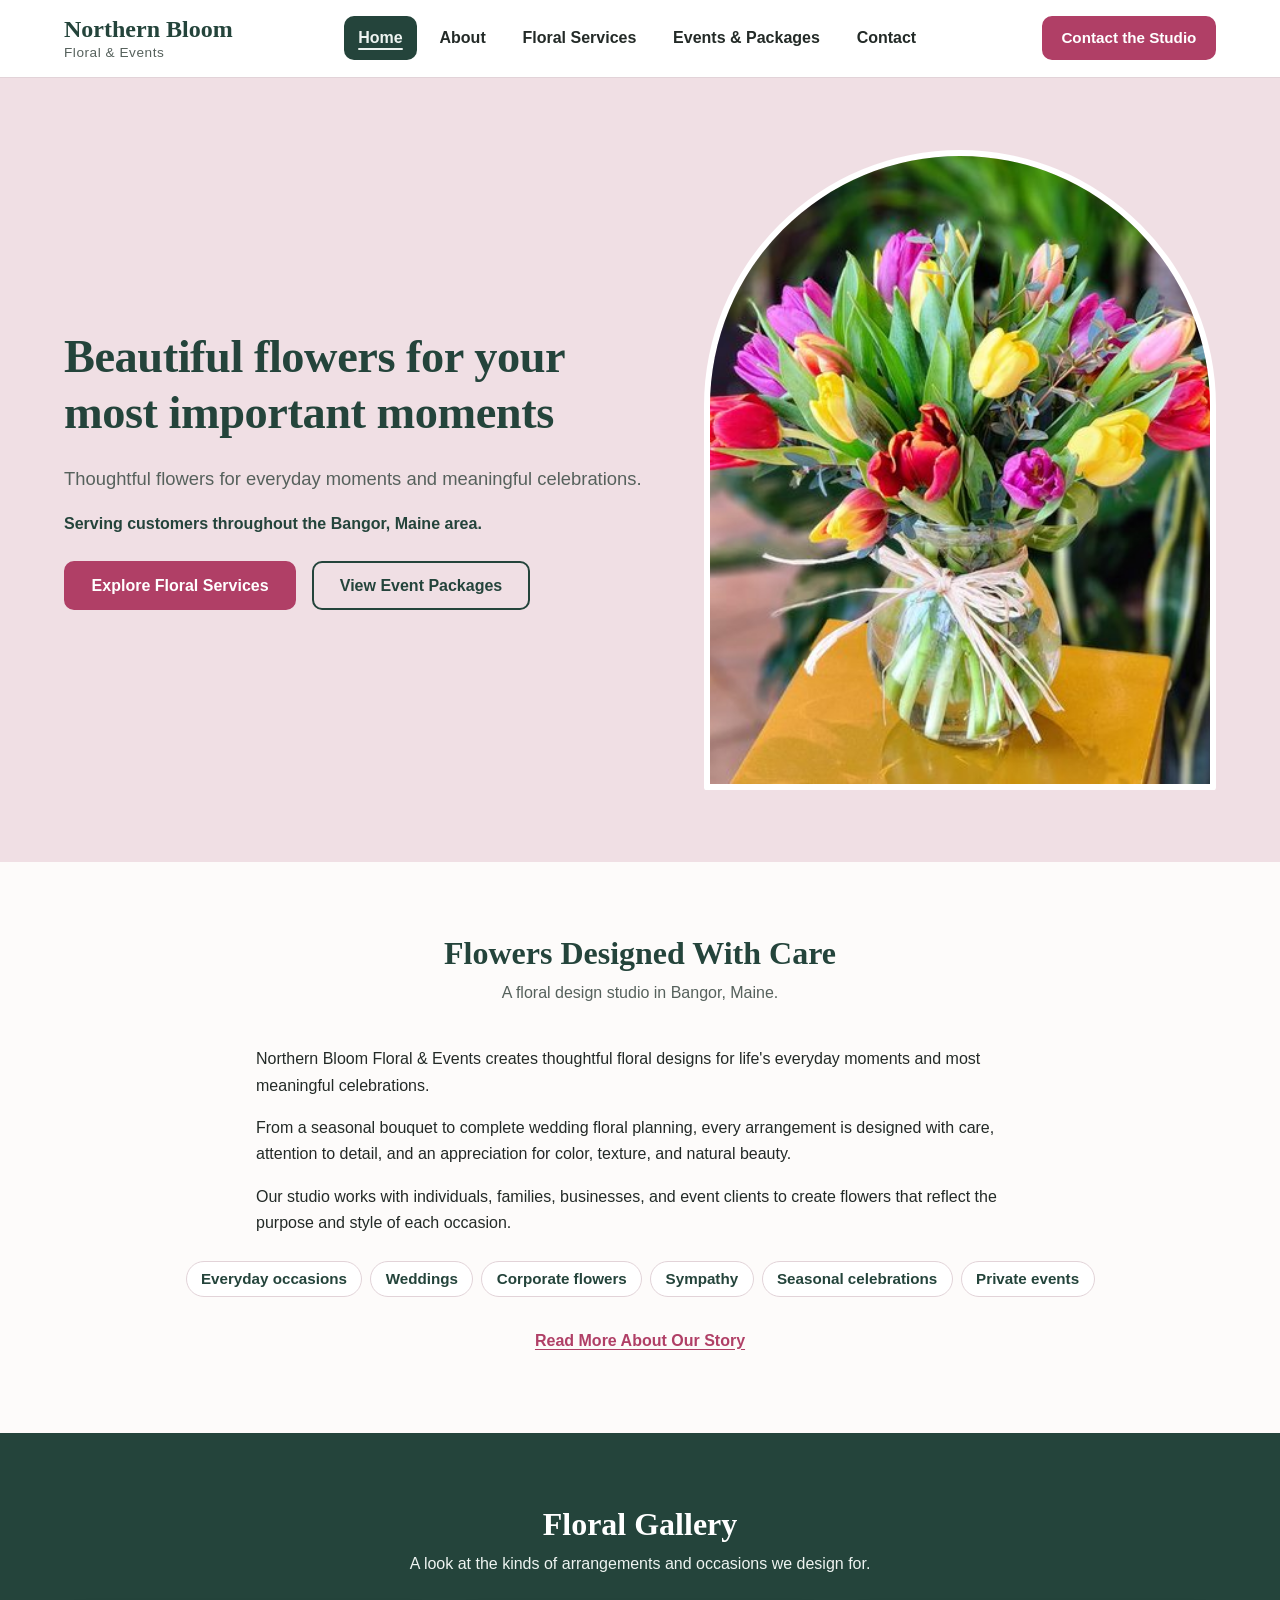
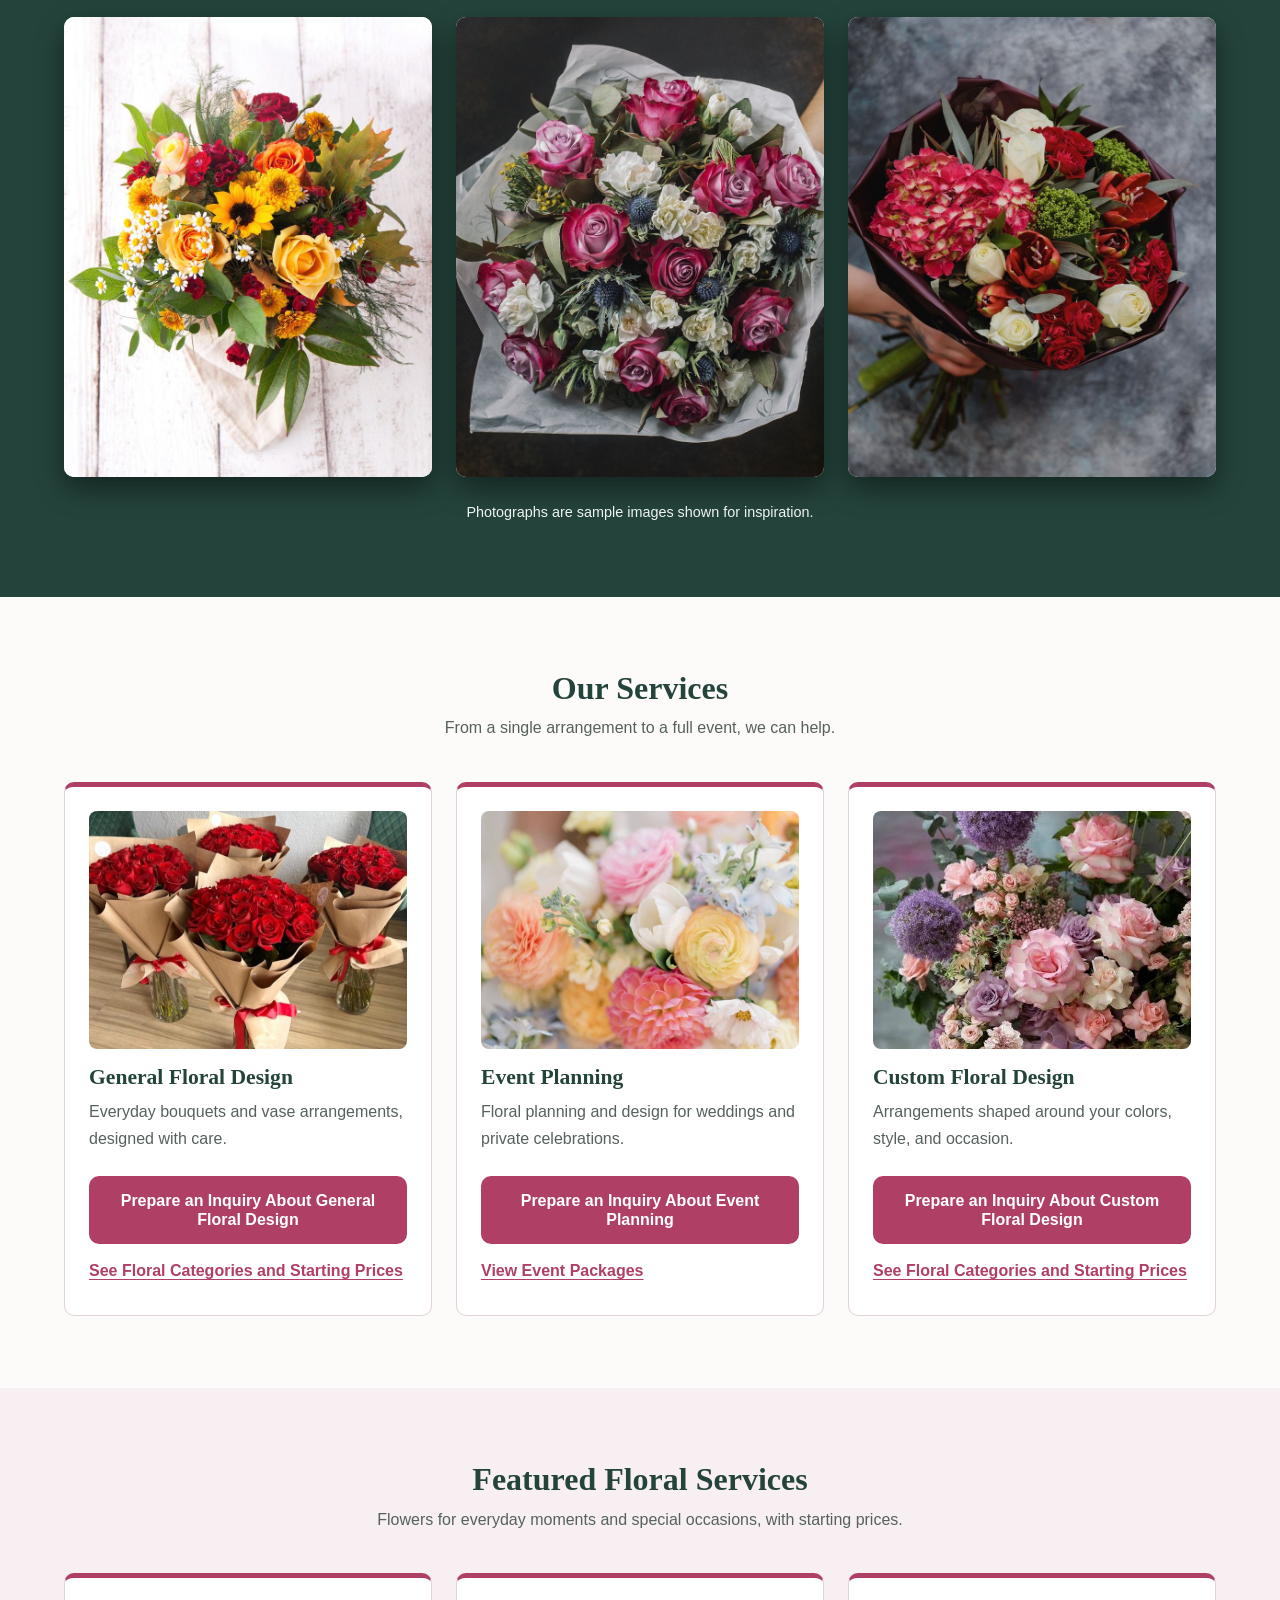
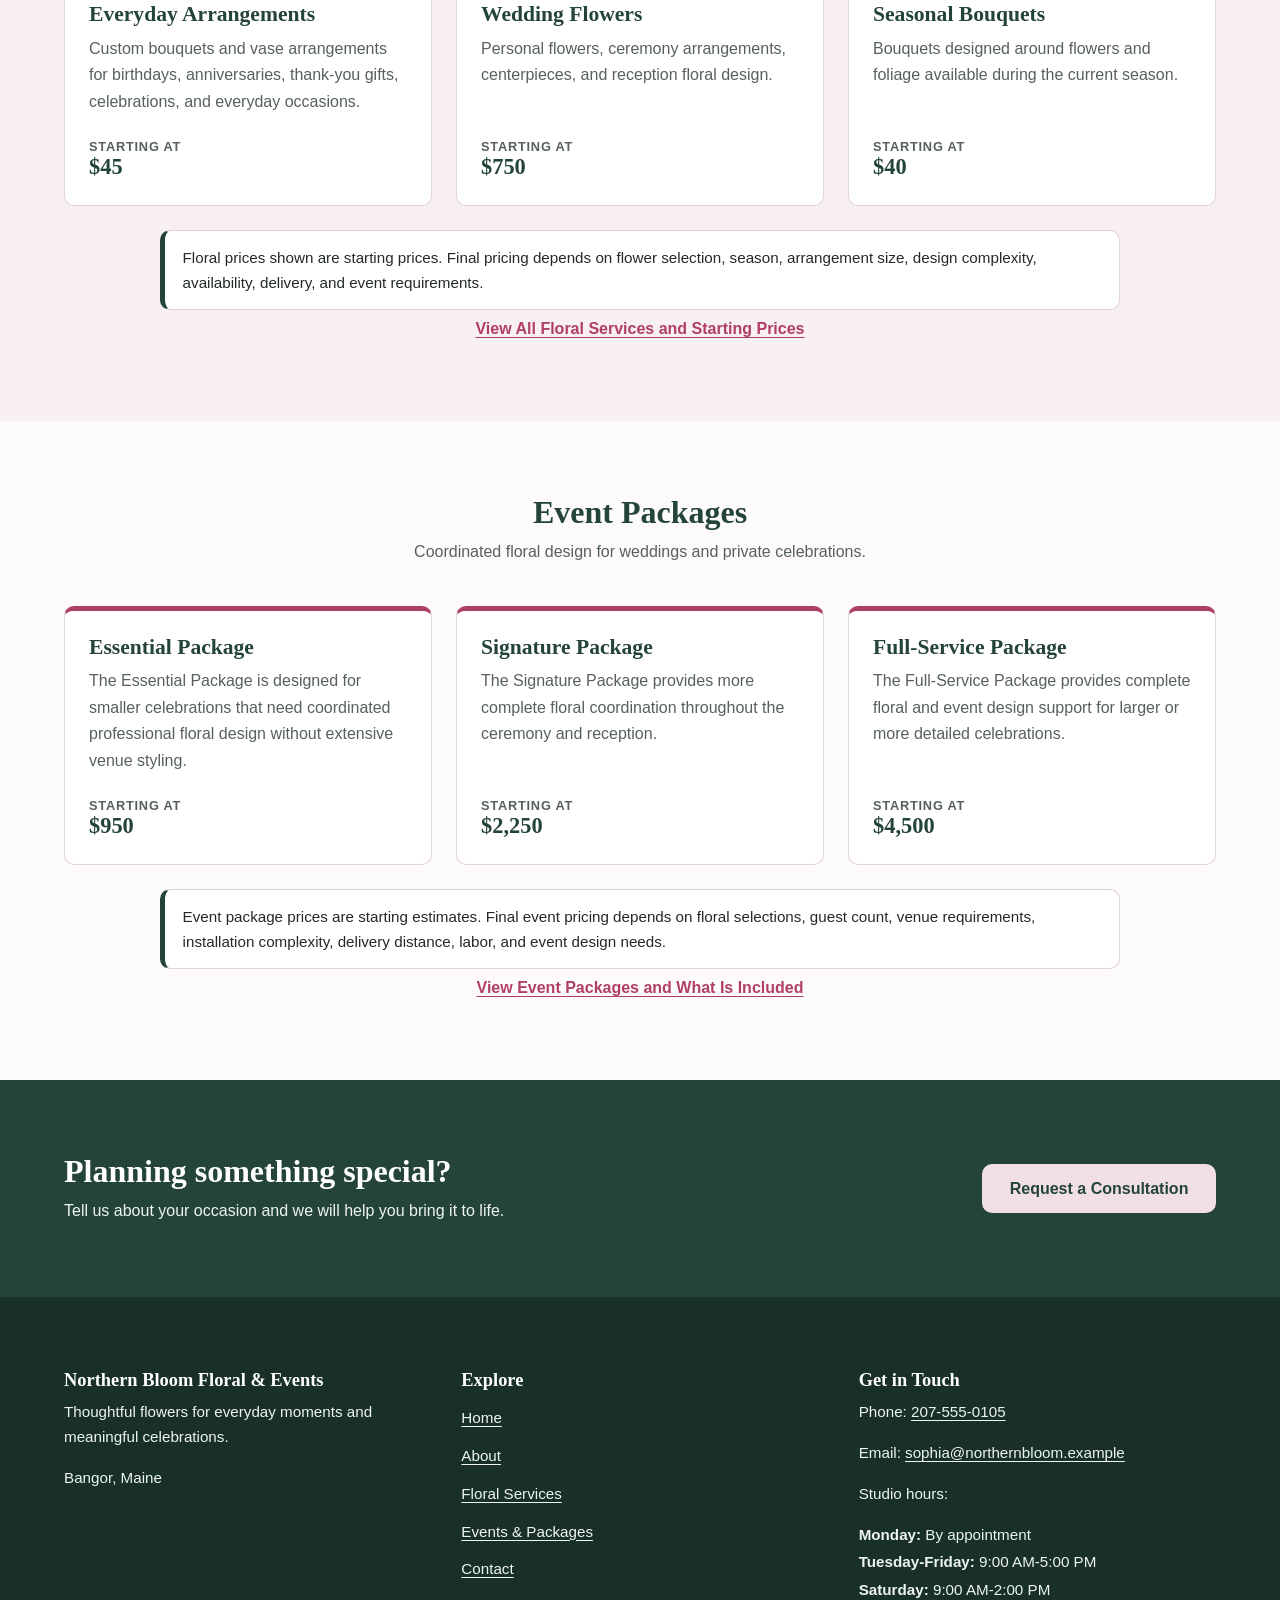
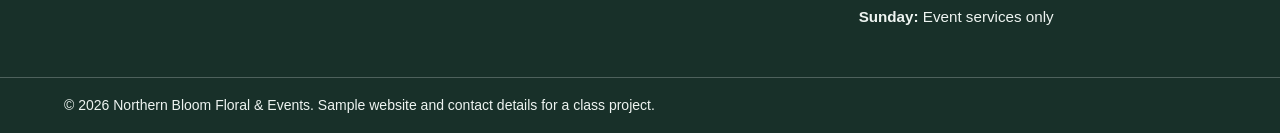
<file: index.html>
<!DOCTYPE html>
<html lang="en">

<head>
    <meta charset="UTF-8">
    <meta name="viewport" content="width=device-width, initial-scale=1.0">
    <meta name="description"
          content="Northern Bloom Floral &amp; Events is a Bangor, Maine floral design studio creating thoughtful flowers for everyday moments, weddings, and special events.">
    <title>Home | Northern Bloom Floral &amp; Events</title>
    <link rel="icon" href="data:image/svg+xml,%3Csvg xmlns='http://www.w3.org/2000/svg' viewBox='0 0 100 100'%3E%3Ccircle cx='50' cy='50' r='48' fill='%23b03f66'/%3E%3Ctext x='50' y='70' font-size='60' text-anchor='middle' fill='white' font-family='Georgia,serif' font-weight='bold'%3EN%3C/text%3E%3C/svg%3E">
    <link rel="stylesheet" href="css/style.css">
    <script src="js/script.js" defer></script>
</head>
<body>
    <a class="skip-link" href="#main-content">Skip to main content</a>

    <header class="site-header">
        <div class="container header-inner">
            <a class="site-logo" href="index.html">
                Northern Bloom
                <span class="site-logo-subtitle">Floral &amp; Events</span>
            </a>

            <button class="menu-toggle" type="button" aria-expanded="false" aria-controls="main-navigation">Menu</button>

            <nav class="site-nav" id="main-navigation" aria-label="Main navigation">
                <ul>
                    <li><a href="index.html" aria-current="page">Home</a></li>
                    <li><a href="about.html">About</a></li>
                    <li><a href="services.html">Floral Services</a></li>
                    <li><a href="events.html">Events &amp; Packages</a></li>
                    <li><a href="contact.html">Contact</a></li>
                </ul>
            </nav>

            <a href="contact.html" class="button button-small">Contact the Studio</a>
        </div>
    </header>

    <main id="main-content">
        <section id="home" class="hero">
            <div class="container hero-inner">
                <div class="hero-content">
                    <h1>Beautiful flowers for your most important moments</h1>
                    <p class="lead">Thoughtful flowers for everyday moments and meaningful celebrations.</p>
                    <p class="hero-location">Serving customers throughout the Bangor, Maine area.</p>
                    <div class="hero-actions">
                        <a href="services.html" class="button">Explore Floral Services</a>
                        <a href="events.html" class="button button-outline">View Event Packages</a>
                    </div>
                </div>
                <img src="images/york-flowers.jpg" alt="Vase of colorful red, pink, yellow, and purple tulips tied with a natural ribbon, sitting on a yellow table" class="hero-image" width="500" height="500">
            </div>
        </section>

        <section id="about" class="section">
            <div class="container">
                <h2 class="section-title">Flowers Designed With Care</h2>
                <p class="section-intro">A floral design studio in Bangor, Maine.</p>
                <div class="prose">
                    <p>Northern Bloom Floral &amp; Events creates thoughtful floral designs for life's everyday moments and most meaningful celebrations.</p>
                    <p>From a seasonal bouquet to complete wedding floral planning, every arrangement is designed with care, attention to detail, and an appreciation for color, texture, and natural beauty.</p>
                    <p>Our studio works with individuals, families, businesses, and event clients to create flowers that reflect the purpose and style of each occasion.</p>
                </div>
                <ul class="tag-list" aria-label="Occasions we design for">
                    <li>Everyday occasions</li>
                    <li>Weddings</li>
                    <li>Corporate flowers</li>
                    <li>Sympathy</li>
                    <li>Seasonal celebrations</li>
                    <li>Private events</li>
                </ul>
                <p class="section-action"><a href="about.html" class="text-link">Read More About Our Story</a></p>
            </div>
        </section>

        <section id="gallery" class="section section-dark">
            <div class="container">
                <h2 class="section-title">Floral Gallery</h2>
                <p class="section-intro">A look at the kinds of arrangements and occasions we design for.</p>

                <div class="portfolio-grid">
                    <figure class="portfolio-item">
                        <img src="images/portfolio-autumn-bouquet.jpg"
                             alt="Autumn bouquet of yellow and orange roses, a sunflower, white daisies, and red carnations with green leaves on a white wooden table"
                             width="800" height="1000" loading="lazy">
                    </figure>
                    <figure class="portfolio-item">
                        <img src="images/portfolio-pink-rose-bouquet.jpg"
                             alt="Bouquet of deep pink and lavender roses with white carnations and blue thistle, wrapped in light gray paper"
                             width="800" height="1000" loading="lazy">
                    </figure>
                    <figure class="portfolio-item">
                        <img src="images/portfolio-red-white-bouquet.jpg"
                             alt="Bouquet of red and white roses, red tulips, and pink hydrangea wrapped in dark burgundy paper"
                             width="800" height="1000" loading="lazy">
                    </figure>
                </div>
                <p class="gallery-note">Photographs are sample images shown for inspiration.</p>
            </div>
        </section>

        <section id="services" class="section">
            <div class="container">
                <h2 class="section-title">Our Services</h2>
                <p class="section-intro">From a single arrangement to a full event, we can help.</p>

                <div class="card-grid" data-render="services-compact">
                    <p class="data-fallback">Service information could not be displayed. Please <a href="contact.html">contact the studio</a> for details about our services and pricing.</p>
                </div>
            </div>
        </section>

        <section id="featured-flowers" class="section section-alt">
            <div class="container">
                <h2 class="section-title">Featured Floral Services</h2>
                <p class="section-intro">Flowers for everyday moments and special occasions, with starting prices.</p>

                <div class="card-grid" data-render="categories-featured">
                    <p class="data-fallback">Service information could not be displayed. Please <a href="contact.html">contact the studio</a> for details about our services and pricing.</p>
                </div>
                <div class="notice">
                    <p>Floral prices shown are starting prices. Final pricing depends on flower selection, season, arrangement size, design complexity, availability, delivery, and event requirements.</p>
                </div>
                <p class="section-action"><a href="services.html" class="text-link">View All Floral Services and Starting Prices</a></p>
            </div>
        </section>

        <section id="event-packages" class="section">
            <div class="container">
                <h2 class="section-title">Event Packages</h2>
                <p class="section-intro">Coordinated floral design for weddings and private celebrations.</p>

                <div class="card-grid" data-render="packages-compact">
                    <p class="data-fallback">Service information could not be displayed. Please <a href="contact.html">contact the studio</a> for details about our services and pricing.</p>
                </div>
                <div class="notice">
                    <p>Event package prices are starting estimates. Final event pricing depends on floral selections, guest count, venue requirements, installation complexity, delivery distance, labor, and event design needs.</p>
                </div>
                <p class="section-action"><a href="events.html" class="text-link">View Event Packages and What Is Included</a></p>
            </div>
        </section>

        <section class="cta-band">
            <div class="container cta-band-inner">
                <div>
                    <h2>Planning something special?</h2>
                    <p>Tell us about your occasion and we will help you bring it to life.</p>
                </div>
                <a href="contact.html" class="button button-light">Request a Consultation</a>
            </div>
        </section>
    </main>

    <footer class="site-footer">
        <div class="container footer-columns">
            <div class="footer-column">
                <h2>Northern Bloom Floral &amp; Events</h2>
                <p>Thoughtful flowers for everyday moments and meaningful celebrations.</p>
                <p>Bangor, Maine</p>
            </div>

            <nav class="footer-column" aria-label="Footer navigation">
                <h2>Explore</h2>
                <ul class="footer-links">
                    <li><a href="index.html">Home</a></li>
                    <li><a href="about.html">About</a></li>
                    <li><a href="services.html">Floral Services</a></li>
                    <li><a href="events.html">Events &amp; Packages</a></li>
                    <li><a href="contact.html">Contact</a></li>
                </ul>
            </nav>

            <div class="footer-column">
                <h2>Get in Touch</h2>
                <p>Phone: <a href="tel:+12075550105">207-555-0105</a></p>
                <p>Email: <a href="mailto:sophia@northernbloom.example">sophia@northernbloom.example</a></p>
                <p>Studio hours:</p>
                <ul class="hours-list">
                    <li><strong>Monday:</strong> By appointment</li>
                    <li><strong>Tuesday-Friday:</strong> 9:00 AM-5:00 PM</li>
                    <li><strong>Saturday:</strong> 9:00 AM-2:00 PM</li>
                    <li><strong>Sunday:</strong> Event services only</li>
                </ul>
            </div>
        </div>

        <div class="footer-copyright">
            <div class="container">
                <p>&copy; 2026 Northern Bloom Floral &amp; Events. Sample website and contact details for a class project.</p>
            </div>
        </div>
    </footer>
</body>

</html>
</file>
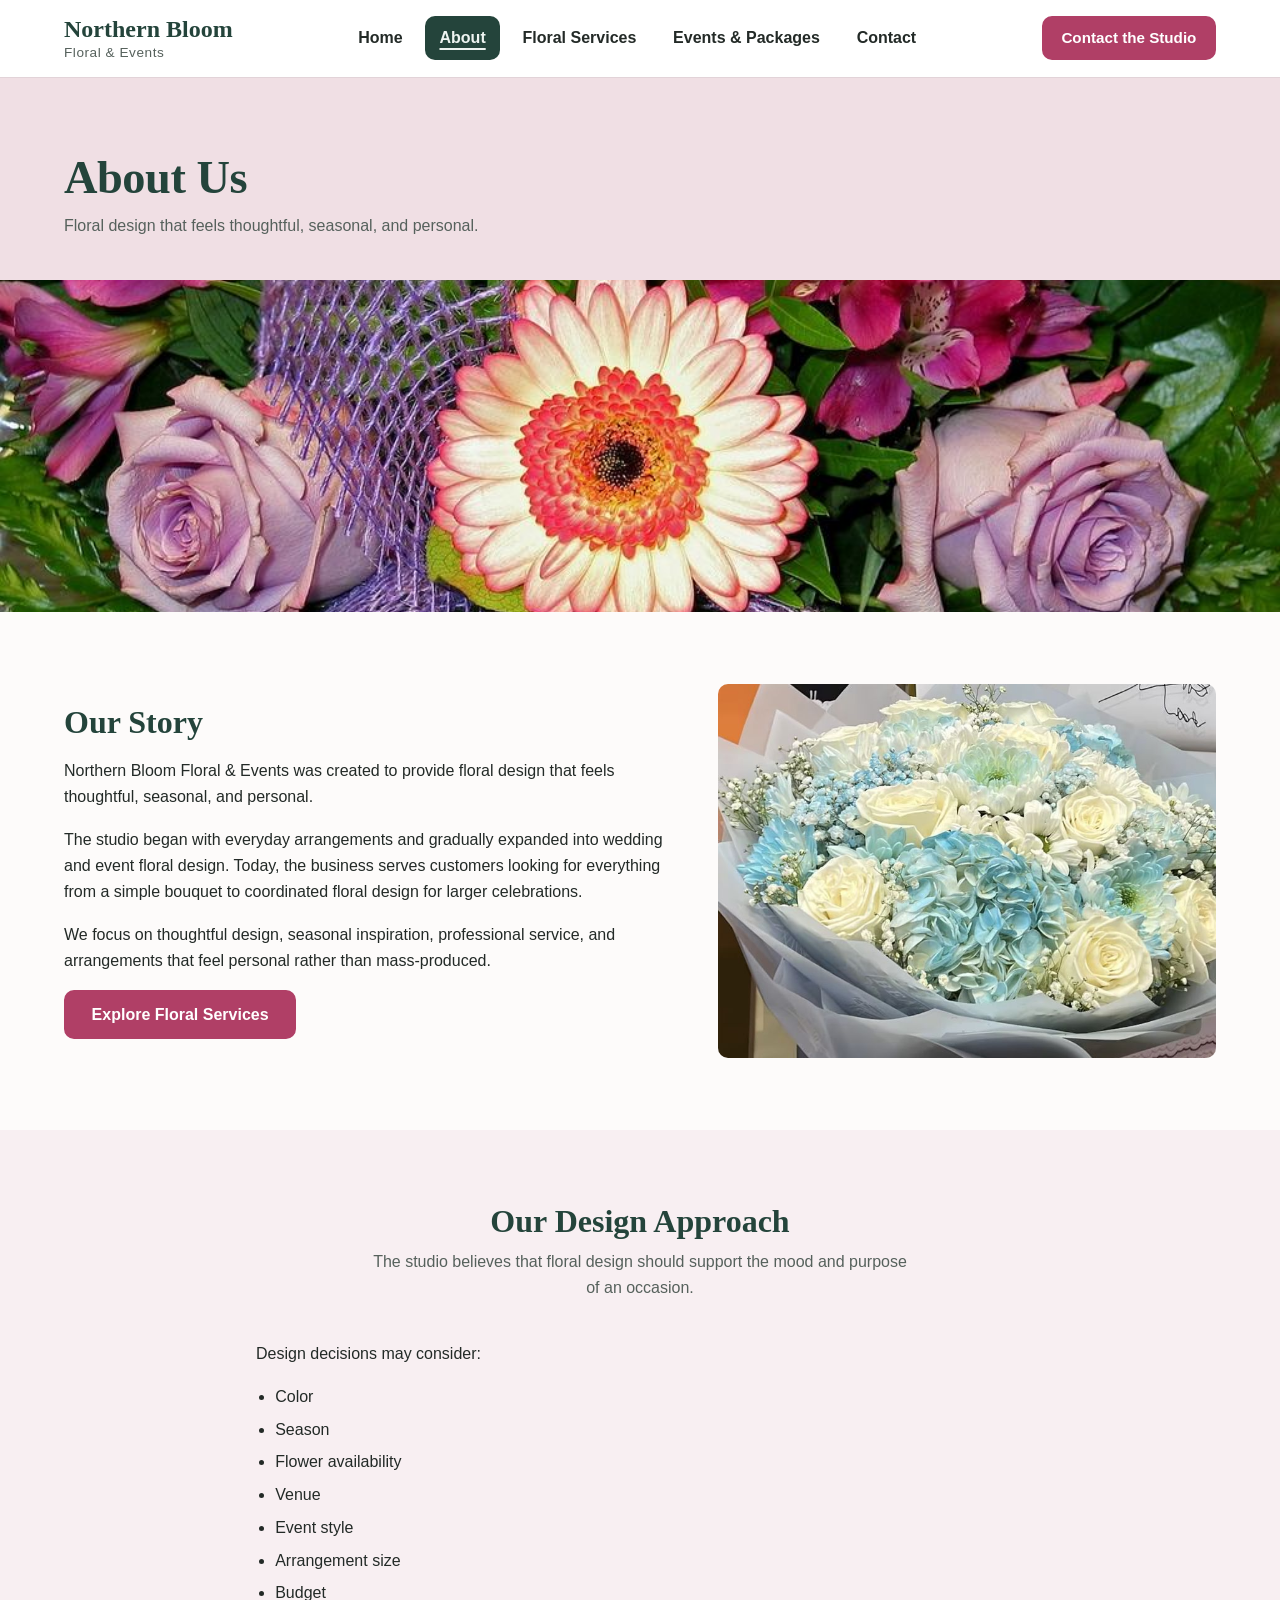
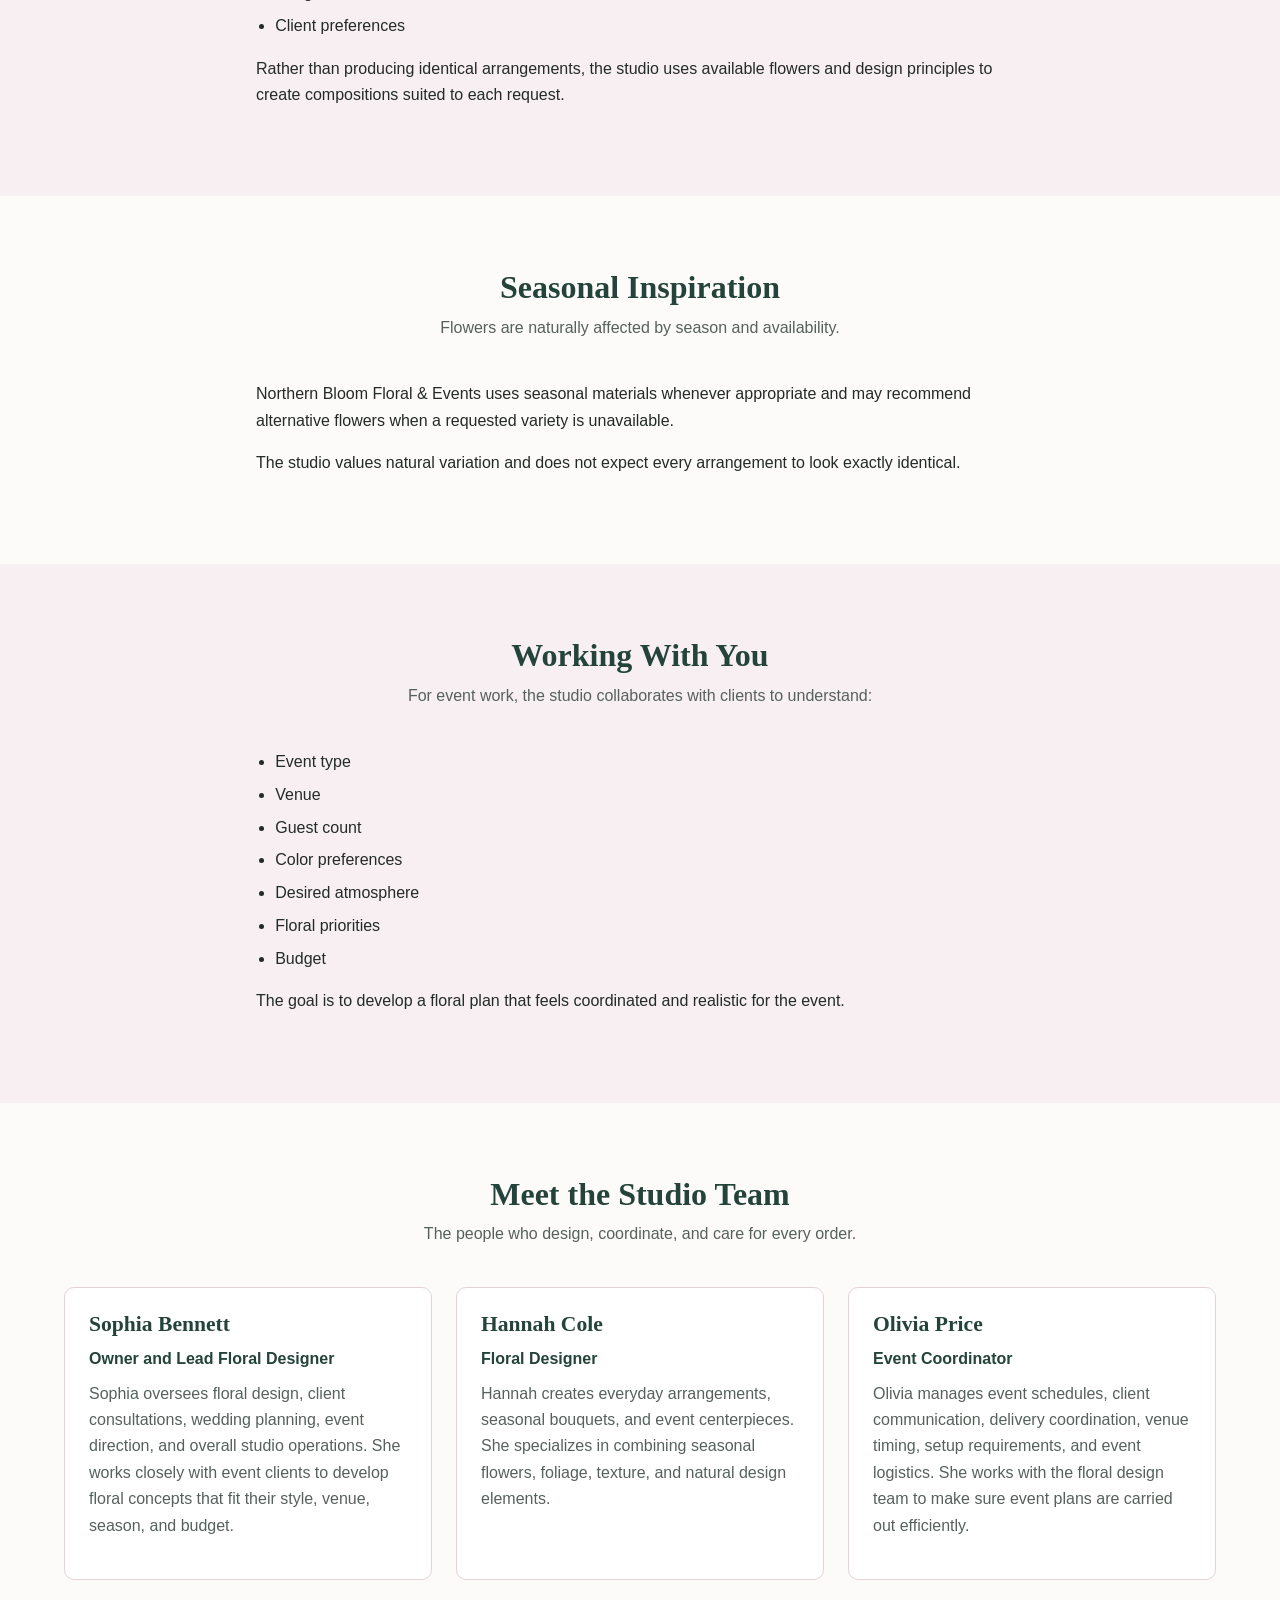
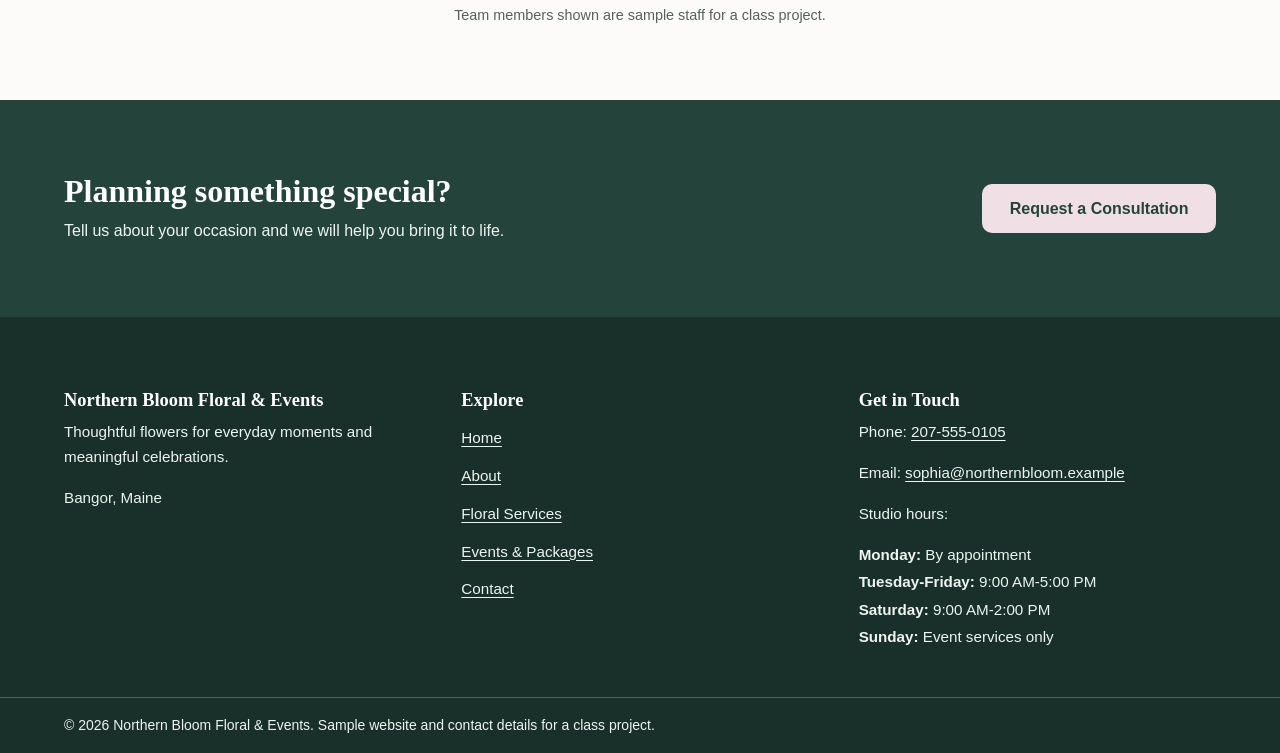
<file: about.html>
<!DOCTYPE html>
<html lang="en">

<head>
    <meta charset="UTF-8">
    <meta name="viewport" content="width=device-width, initial-scale=1.0">
    <meta name="description"
          content="Meet the Bangor, Maine team behind Northern Bloom Floral &amp; Events and learn how we design seasonal, personal flowers for every occasion.">
    <title>About Us | Northern Bloom Floral &amp; Events</title>
    <link rel="icon" href="data:image/svg+xml,%3Csvg xmlns='http://www.w3.org/2000/svg' viewBox='0 0 100 100'%3E%3Ccircle cx='50' cy='50' r='48' fill='%23b03f66'/%3E%3Ctext x='50' y='70' font-size='60' text-anchor='middle' fill='white' font-family='Georgia,serif' font-weight='bold'%3EN%3C/text%3E%3C/svg%3E">
    <link rel="stylesheet" href="css/style.css">
    <script src="js/script.js" defer></script>
</head>
<body>
    <a class="skip-link" href="#main-content">Skip to main content</a>

    <header class="site-header">
        <div class="container header-inner">
            <a class="site-logo" href="index.html">
                Northern Bloom
                <span class="site-logo-subtitle">Floral &amp; Events</span>
            </a>

            <button class="menu-toggle" type="button" aria-expanded="false" aria-controls="main-navigation">Menu</button>

            <nav class="site-nav" id="main-navigation" aria-label="Main navigation">
                <ul>
                    <li><a href="index.html">Home</a></li>
                    <li><a href="about.html" aria-current="page">About</a></li>
                    <li><a href="services.html">Floral Services</a></li>
                    <li><a href="events.html">Events &amp; Packages</a></li>
                    <li><a href="contact.html">Contact</a></li>
                </ul>
            </nav>

            <a href="contact.html" class="button button-small">Contact the Studio</a>
        </div>
    </header>

    <main id="main-content">
        <section class="page-heading">
            <div class="container">
                <h1>About Us</h1>
                <p>Floral design that feels thoughtful, seasonal, and personal.</p>
            </div>
        </section>

        <figure class="page-banner">
            <img src="images/banner-about.jpg" alt="Bouquet of lavender roses, a pink and orange gerbera daisy, and magenta alstroemeria tied with purple mesh ribbon" width="1024" height="768">
        </figure>

        <section id="story" class="section">
            <div class="container split">
                <div class="split-text">
                    <h2>Our Story</h2>
                    <p>Northern Bloom Floral &amp; Events was created to provide floral design that feels thoughtful, seasonal, and personal.</p>
                    <p>The studio began with everyday arrangements and gradually expanded into wedding and event floral design. Today, the business serves customers looking for everything from a simple bouquet to coordinated floral design for larger celebrations.</p>
                    <p>We focus on thoughtful design, seasonal inspiration, professional service, and arrangements that feel personal rather than mass-produced.</p>
                    <a href="services.html" class="button">Explore Floral Services</a>
                </div>
                <div class="split-media">
                    <img src="images/about-bouquet.jpg" alt="Bouquet of white roses, pale blue hydrangea, and blue-tinted chrysanthemums with baby's breath, wrapped in light blue paper" width="800" height="600" loading="lazy">
                </div>
            </div>
        </section>

        <section id="approach" class="section section-alt">
            <div class="container">
                <h2 class="section-title">Our Design Approach</h2>
                <p class="section-intro">The studio believes that floral design should support the mood and purpose of an occasion.</p>
                <div class="prose">
                    <p>Design decisions may consider:</p>
                    <ul class="policy-list">
                        <li>Color</li>
                        <li>Season</li>
                        <li>Flower availability</li>
                        <li>Venue</li>
                        <li>Event style</li>
                        <li>Arrangement size</li>
                        <li>Budget</li>
                        <li>Client preferences</li>
                    </ul>
                    <p>Rather than producing identical arrangements, the studio uses available flowers and design principles to create compositions suited to each request.</p>
                </div>
            </div>
        </section>

        <section id="seasonal" class="section">
            <div class="container">
                <h2 class="section-title">Seasonal Inspiration</h2>
                <p class="section-intro">Flowers are naturally affected by season and availability.</p>
                <div class="prose">
                    <p>Northern Bloom Floral &amp; Events uses seasonal materials whenever appropriate and may recommend alternative flowers when a requested variety is unavailable.</p>
                    <p>The studio values natural variation and does not expect every arrangement to look exactly identical.</p>
                </div>
            </div>
        </section>

        <section id="collaboration" class="section section-alt">
            <div class="container">
                <h2 class="section-title">Working With You</h2>
                <p class="section-intro">For event work, the studio collaborates with clients to understand:</p>
                <div class="prose">
                    <ul class="policy-list">
                        <li>Event type</li>
                        <li>Venue</li>
                        <li>Guest count</li>
                        <li>Color preferences</li>
                        <li>Desired atmosphere</li>
                        <li>Floral priorities</li>
                        <li>Budget</li>
                    </ul>
                    <p>The goal is to develop a floral plan that feels coordinated and realistic for the event.</p>
                </div>
            </div>
        </section>

        <section id="team" class="section">
            <div class="container">
                <h2 class="section-title">Meet the Studio Team</h2>
                <p class="section-intro">The people who design, coordinate, and care for every order.</p>

                <div class="card-grid">
                    <article class="card staff-card">
                        <h3>Sophia Bennett</h3>
                        <p class="position">Owner and Lead Floral Designer</p>
                        <p>Sophia oversees floral design, client consultations, wedding planning, event direction, and overall studio operations. She works closely with event clients to develop floral concepts that fit their style, venue, season, and budget.</p>
                    </article>
                    <article class="card staff-card">
                        <h3>Hannah Cole</h3>
                        <p class="position">Floral Designer</p>
                        <p>Hannah creates everyday arrangements, seasonal bouquets, and event centerpieces. She specializes in combining seasonal flowers, foliage, texture, and natural design elements.</p>
                    </article>
                    <article class="card staff-card">
                        <h3>Olivia Price</h3>
                        <p class="position">Event Coordinator</p>
                        <p>Olivia manages event schedules, client communication, delivery coordination, venue timing, setup requirements, and event logistics. She works with the floral design team to make sure event plans are carried out efficiently.</p>
                    </article>
                </div>
                <p class="gallery-note">Team members shown are sample staff for a class project.</p>
            </div>
        </section>

        <section class="cta-band">
            <div class="container cta-band-inner">
                <div>
                    <h2>Planning something special?</h2>
                    <p>Tell us about your occasion and we will help you bring it to life.</p>
                </div>
                <a href="contact.html" class="button button-light">Request a Consultation</a>
            </div>
        </section>
    </main>

    <footer class="site-footer">
        <div class="container footer-columns">
            <div class="footer-column">
                <h2>Northern Bloom Floral &amp; Events</h2>
                <p>Thoughtful flowers for everyday moments and meaningful celebrations.</p>
                <p>Bangor, Maine</p>
            </div>

            <nav class="footer-column" aria-label="Footer navigation">
                <h2>Explore</h2>
                <ul class="footer-links">
                    <li><a href="index.html">Home</a></li>
                    <li><a href="about.html">About</a></li>
                    <li><a href="services.html">Floral Services</a></li>
                    <li><a href="events.html">Events &amp; Packages</a></li>
                    <li><a href="contact.html">Contact</a></li>
                </ul>
            </nav>

            <div class="footer-column">
                <h2>Get in Touch</h2>
                <p>Phone: <a href="tel:+12075550105">207-555-0105</a></p>
                <p>Email: <a href="mailto:sophia@northernbloom.example">sophia@northernbloom.example</a></p>
                <p>Studio hours:</p>
                <ul class="hours-list">
                    <li><strong>Monday:</strong> By appointment</li>
                    <li><strong>Tuesday-Friday:</strong> 9:00 AM-5:00 PM</li>
                    <li><strong>Saturday:</strong> 9:00 AM-2:00 PM</li>
                    <li><strong>Sunday:</strong> Event services only</li>
                </ul>
            </div>
        </div>

        <div class="footer-copyright">
            <div class="container">
                <p>&copy; 2026 Northern Bloom Floral &amp; Events. Sample website and contact details for a class project.</p>
            </div>
        </div>
    </footer>
</body>

</html>
</file>
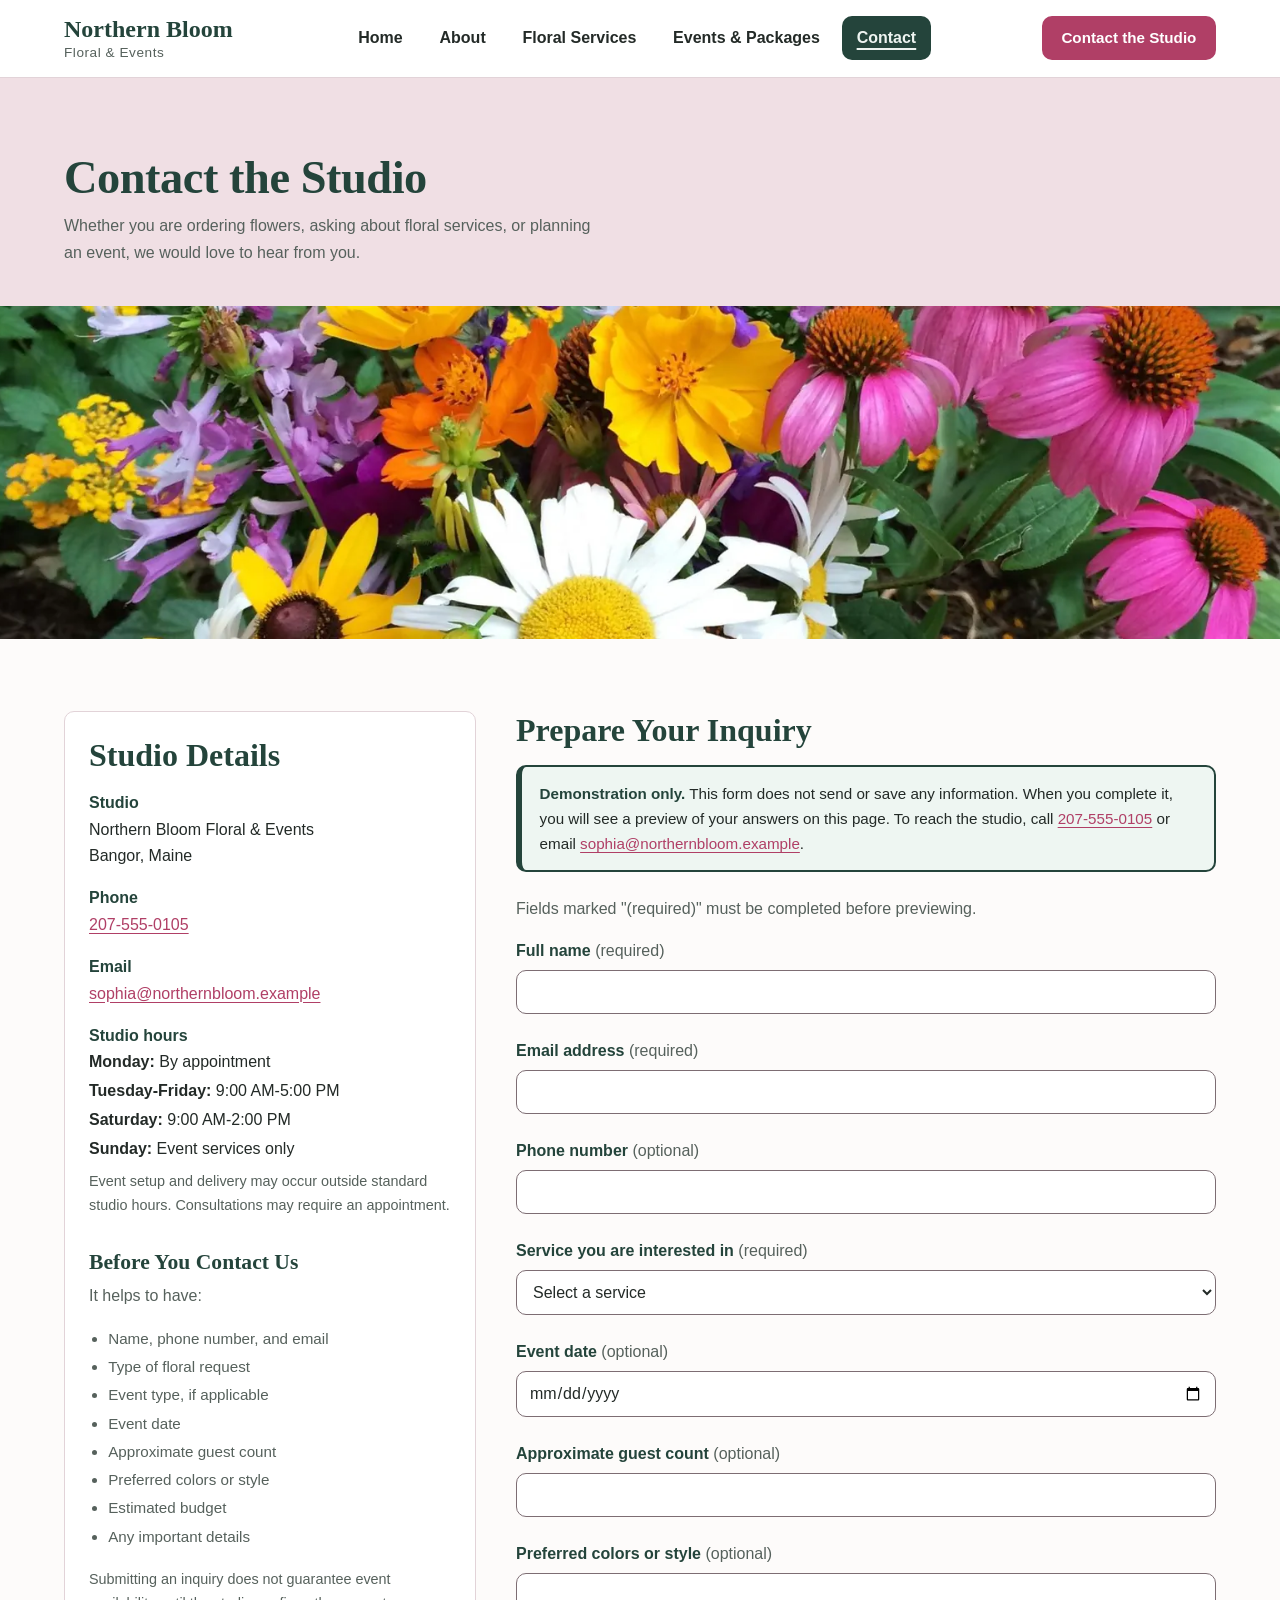
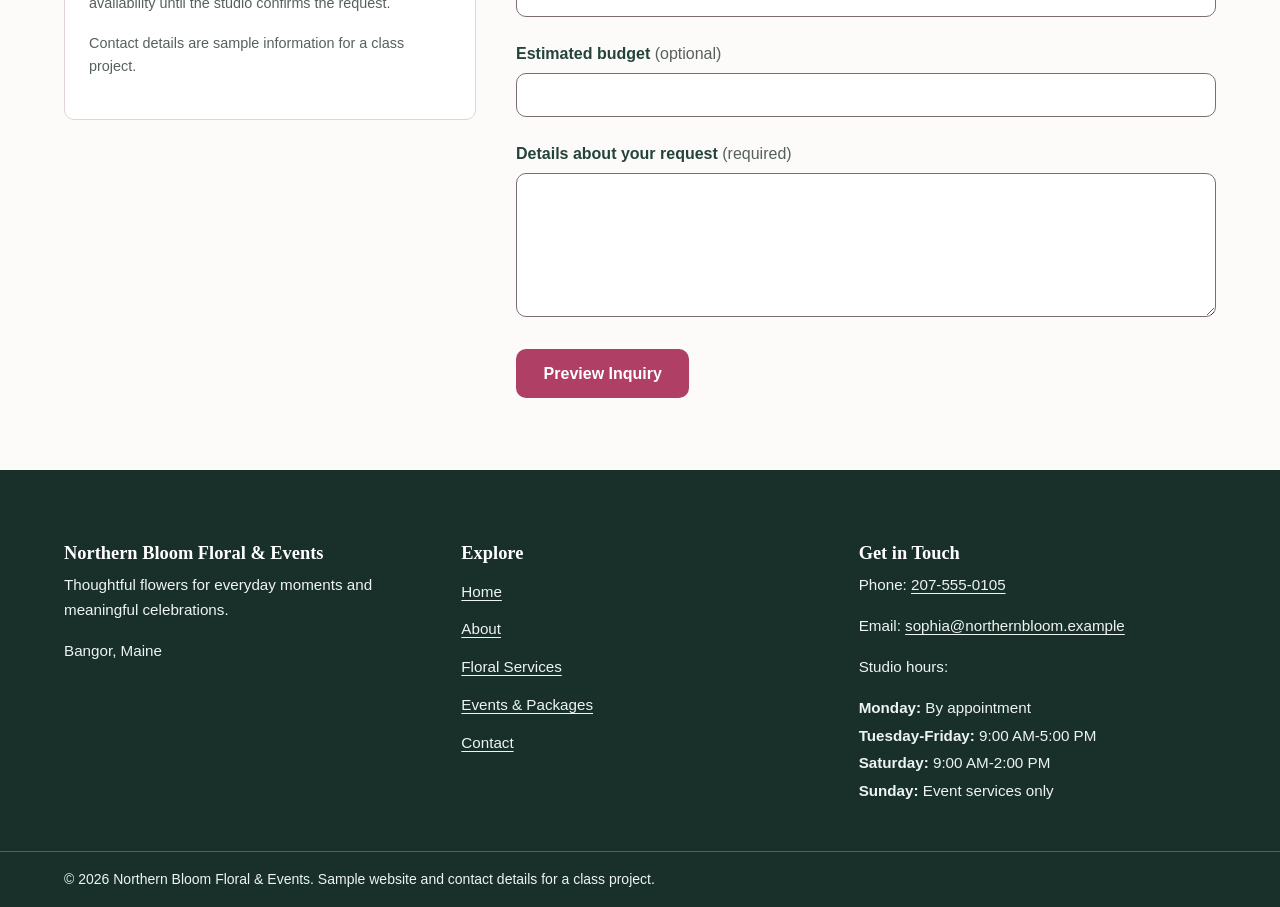
<file: contact.html>
<!DOCTYPE html>
<html lang="en">

<head>
    <meta charset="UTF-8">
    <meta name="viewport" content="width=device-width, initial-scale=1.0">
    <meta name="description"
          content="Contact Northern Bloom Floral &amp; Events in Bangor, Maine to ask about floral services, event packages, or a consultation. See studio hours and how to reach us.">
    <title>Contact | Northern Bloom Floral &amp; Events</title>
    <link rel="icon" href="data:image/svg+xml,%3Csvg xmlns='http://www.w3.org/2000/svg' viewBox='0 0 100 100'%3E%3Ccircle cx='50' cy='50' r='48' fill='%23b03f66'/%3E%3Ctext x='50' y='70' font-size='60' text-anchor='middle' fill='white' font-family='Georgia,serif' font-weight='bold'%3EN%3C/text%3E%3C/svg%3E">
    <link rel="stylesheet" href="css/style.css">
    <script src="js/script.js" defer></script>
</head>
<body>
    <a class="skip-link" href="#main-content">Skip to main content</a>

    <header class="site-header">
        <div class="container header-inner">
            <a class="site-logo" href="index.html">
                Northern Bloom
                <span class="site-logo-subtitle">Floral &amp; Events</span>
            </a>

            <button class="menu-toggle" type="button" aria-expanded="false" aria-controls="main-navigation">Menu</button>

            <nav class="site-nav" id="main-navigation" aria-label="Main navigation">
                <ul>
                    <li><a href="index.html">Home</a></li>
                    <li><a href="about.html">About</a></li>
                    <li><a href="services.html">Floral Services</a></li>
                    <li><a href="events.html">Events &amp; Packages</a></li>
                    <li><a href="contact.html" aria-current="page">Contact</a></li>
                </ul>
            </nav>

            <a href="contact.html" class="button button-small">Contact the Studio</a>
        </div>
    </header>

    <main id="main-content">
        <section class="page-heading">
            <div class="container">
                <h1>Contact the Studio</h1>
                <p>Whether you are ordering flowers, asking about floral services, or planning an event, we would love to hear from you.</p>
            </div>
        </section>

        <figure class="page-banner">
            <img src="images/banner-contact.webp" alt="Wildflower bouquet of pink coneflowers, yellow cosmos, and a white daisy in a glass vase" width="1600" height="400">
        </figure>

        <section id="contact" class="section">
            <div class="container contact-layout">
                <section class="contact-info card" aria-labelledby="details-heading">
                    <h2 id="details-heading">Studio Details</h2>
                    <dl class="contact-details">
                        <dt>Studio</dt>
                        <dd>Northern Bloom Floral &amp; Events<br>Bangor, Maine</dd>
                        <dt>Phone</dt>
                        <dd><a href="tel:+12075550105">207-555-0105</a></dd>
                        <dt>Email</dt>
                        <dd><a href="mailto:sophia@northernbloom.example">sophia@northernbloom.example</a></dd>
                        <dt>Studio hours</dt>
                        <dd>
                        <ul class="hours-list">
                            <li><strong>Monday:</strong> By appointment</li>
                            <li><strong>Tuesday-Friday:</strong> 9:00 AM-5:00 PM</li>
                            <li><strong>Saturday:</strong> 9:00 AM-2:00 PM</li>
                            <li><strong>Sunday:</strong> Event services only</li>
                        </ul>
                            <p class="card-note">Event setup and delivery may occur outside standard studio hours. Consultations may require an appointment.</p>
                        </dd>
                    </dl>

                    <h3>Before You Contact Us</h3>
                    <p>It helps to have:</p>
                    <ul class="card-list">
                        <li>Name, phone number, and email</li>
                        <li>Type of floral request</li>
                        <li>Event type, if applicable</li>
                        <li>Event date</li>
                        <li>Approximate guest count</li>
                        <li>Preferred colors or style</li>
                        <li>Estimated budget</li>
                        <li>Any important details</li>
                    </ul>
                    <p class="card-note">Submitting an inquiry does not guarantee event availability until the studio confirms the request.</p>
                    <p class="card-note">Contact details are sample information for a class project.</p>
                </section>

                <div class="contact-main">
                    <form class="contact-form" id="contact-form" action="#" method="get" aria-labelledby="form-heading">
                        <h2 id="form-heading">Prepare Your Inquiry</h2>
                        <p class="demo-notice"><strong>Demonstration only.</strong> This form does not send or save any information. When you complete it, you will see a preview of your answers on this page. To reach the studio, call <a href="tel:+12075550105">207-555-0105</a> or email <a href="mailto:sophia@northernbloom.example">sophia@northernbloom.example</a>.</p>
                        <p class="form-note">Fields marked "(required)" must be completed before previewing.</p>

                    <div class="form-group">
                        <label for="name">Full name <span class="required">(required)</span></label>
                        <input type="text" id="name" name="name" autocomplete="name" required aria-describedby="name-error">
                        <p class="error-message" id="name-error"></p>
                    </div>

                    <div class="form-group">
                        <label for="email">Email address <span class="required">(required)</span></label>
                        <input type="email" id="email" name="email" autocomplete="email" required aria-describedby="email-error">
                        <p class="error-message" id="email-error"></p>
                    </div>

                    <div class="form-group">
                        <label for="phone">Phone number <span class="required">(optional)</span></label>
                        <input type="tel" id="phone" name="phone" autocomplete="tel" aria-describedby="phone-error">
                        <p class="error-message" id="phone-error"></p>
                    </div>

                    <div class="form-group">
                        <label for="service">Service you are interested in <span class="required">(required)</span></label>
                        <select id="service" name="service" required aria-describedby="service-description service-error" data-render="service-select">
                            <option value="">Select a service</option>
                            <option value="general">General Floral Design</option>
                            <option value="event">Event Planning</option>
                            <option value="custom">Custom Floral Design</option>
                        </select>
                        <p class="field-hint" id="service-description"></p>
                        <p class="error-message" id="service-error"></p>
                    </div>

                    <div class="form-group">
                        <label for="event-date">Event date <span class="required">(optional)</span></label>
                        <input type="date" id="event-date" name="event-date" aria-describedby="event-date-error">
                        <p class="error-message" id="event-date-error"></p>
                    </div>

                    <div class="form-group">
                        <label for="guest-count">Approximate guest count <span class="required">(optional)</span></label>
                        <input type="number" id="guest-count" name="guest-count" min="1" inputmode="numeric" aria-describedby="guest-count-error">
                        <p class="error-message" id="guest-count-error"></p>
                    </div>

                    <div class="form-group">
                        <label for="style-notes">Preferred colors or style <span class="required">(optional)</span></label>
                        <input type="text" id="style-notes" name="style-notes">
                    </div>

                    <div class="form-group">
                        <label for="budget">Estimated budget <span class="required">(optional)</span></label>
                        <input type="text" id="budget" name="budget">
                    </div>

                    <div class="form-group">
                        <label for="message">Details about your request <span class="required">(required)</span></label>
                        <textarea id="message" name="message" rows="6" required aria-describedby="message-error"></textarea>
                        <p class="error-message" id="message-error"></p>
                    </div>

                        <div class="form-status" id="form-status" role="status"></div>

                        <button type="submit" class="button">Preview Inquiry</button>
                    </form>

                    <section class="inquiry-preview" id="inquiry-preview" aria-labelledby="preview-heading" tabindex="-1" hidden>
                        <h2 id="preview-heading">Your Inquiry Preview</h2>
                        <p class="demo-notice"><strong>Preview only.</strong> Nothing has been sent or saved. To contact the studio, call <a href="tel:+12075550105">207-555-0105</a> or email <a href="mailto:sophia@northernbloom.example">sophia@northernbloom.example</a>.</p>
                        <dl class="preview-list" id="preview-list"></dl>
                        <p class="card-note">Event availability is not guaranteed until the studio confirms a request.</p>
                        <div class="preview-actions">
                            <button type="button" class="button" id="edit-inquiry">Edit Inquiry</button>
                            <button type="button" class="button button-outline" id="start-over-inquiry">Start Over</button>
                        </div>
                    </section>
                </div>
            </div>
        </section>
    </main>

    <footer class="site-footer">
        <div class="container footer-columns">
            <div class="footer-column">
                <h2>Northern Bloom Floral &amp; Events</h2>
                <p>Thoughtful flowers for everyday moments and meaningful celebrations.</p>
                <p>Bangor, Maine</p>
            </div>

            <nav class="footer-column" aria-label="Footer navigation">
                <h2>Explore</h2>
                <ul class="footer-links">
                    <li><a href="index.html">Home</a></li>
                    <li><a href="about.html">About</a></li>
                    <li><a href="services.html">Floral Services</a></li>
                    <li><a href="events.html">Events &amp; Packages</a></li>
                    <li><a href="contact.html">Contact</a></li>
                </ul>
            </nav>

            <div class="footer-column">
                <h2>Get in Touch</h2>
                <p>Phone: <a href="tel:+12075550105">207-555-0105</a></p>
                <p>Email: <a href="mailto:sophia@northernbloom.example">sophia@northernbloom.example</a></p>
                <p>Studio hours:</p>
                <ul class="hours-list">
                    <li><strong>Monday:</strong> By appointment</li>
                    <li><strong>Tuesday-Friday:</strong> 9:00 AM-5:00 PM</li>
                    <li><strong>Saturday:</strong> 9:00 AM-2:00 PM</li>
                    <li><strong>Sunday:</strong> Event services only</li>
                </ul>
            </div>
        </div>

        <div class="footer-copyright">
            <div class="container">
                <p>&copy; 2026 Northern Bloom Floral &amp; Events. Sample website and contact details for a class project.</p>
            </div>
        </div>
    </footer>
</body>

</html>
</file>
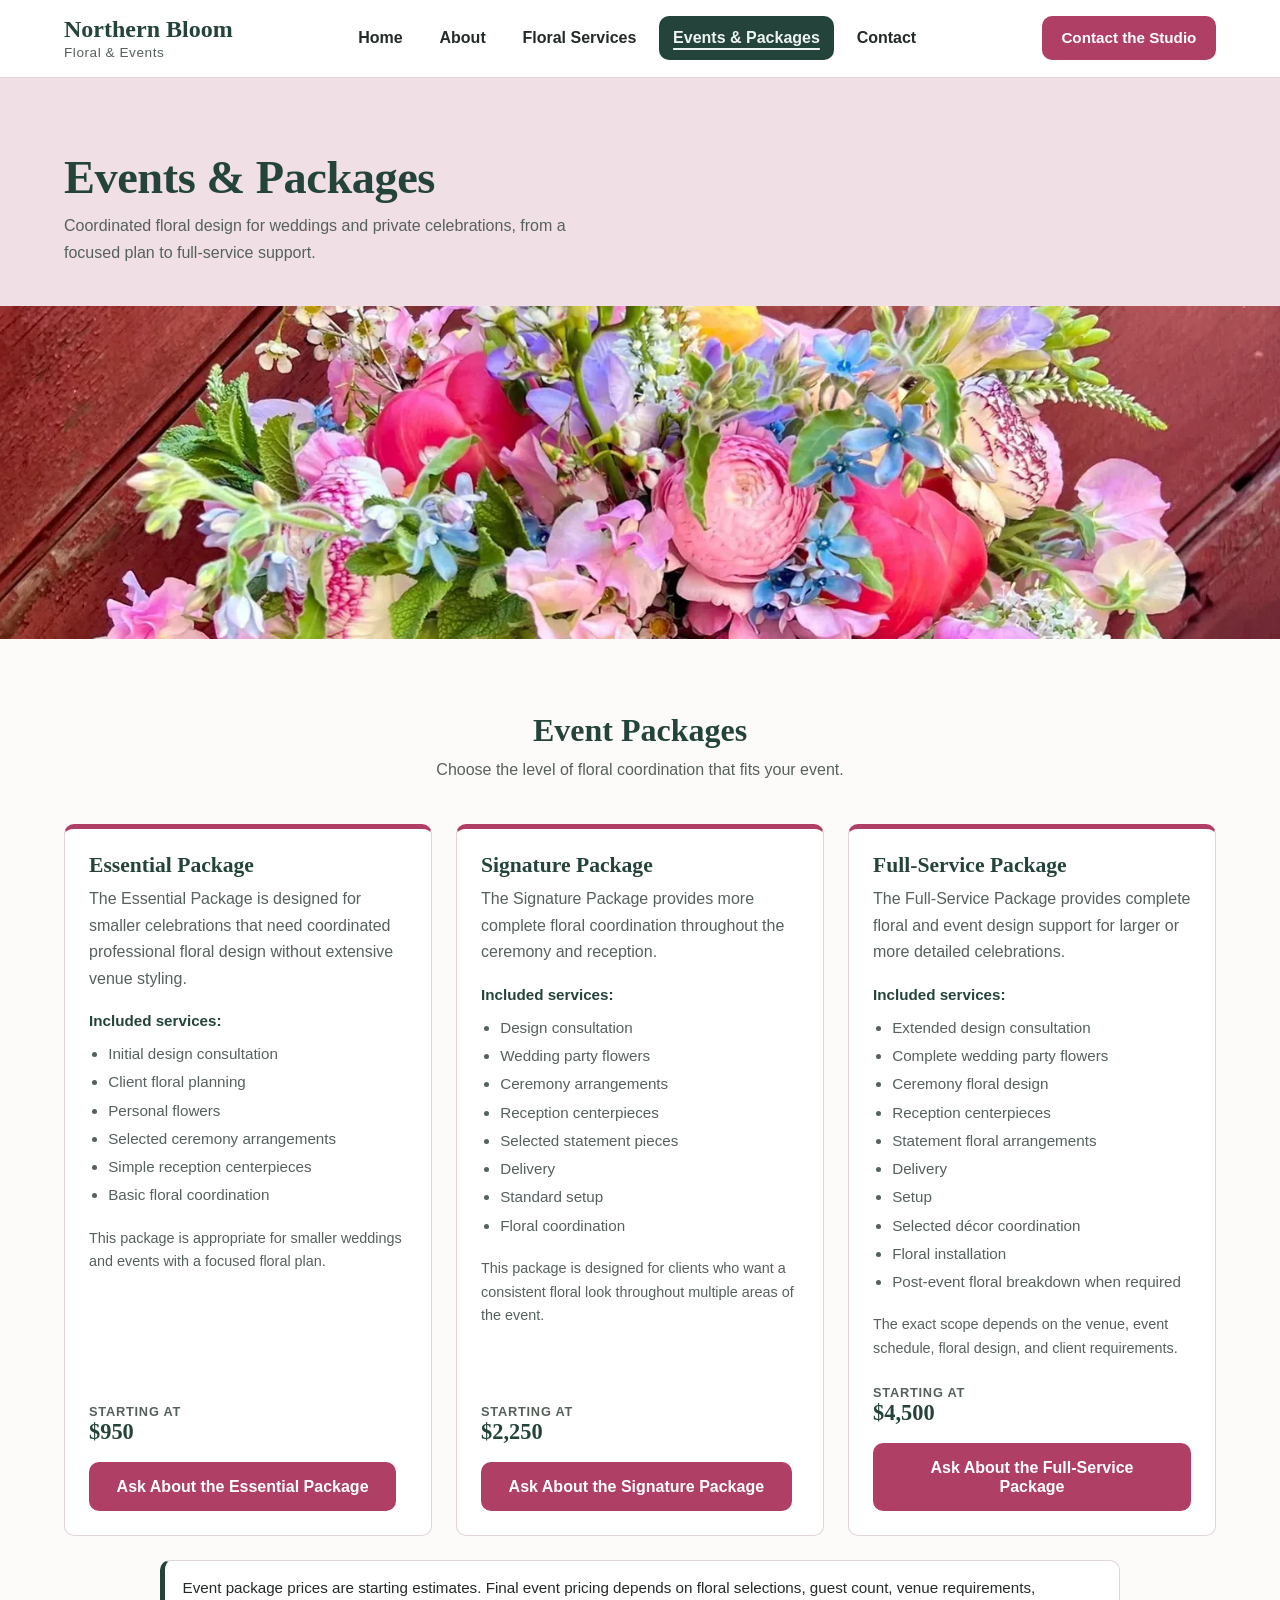
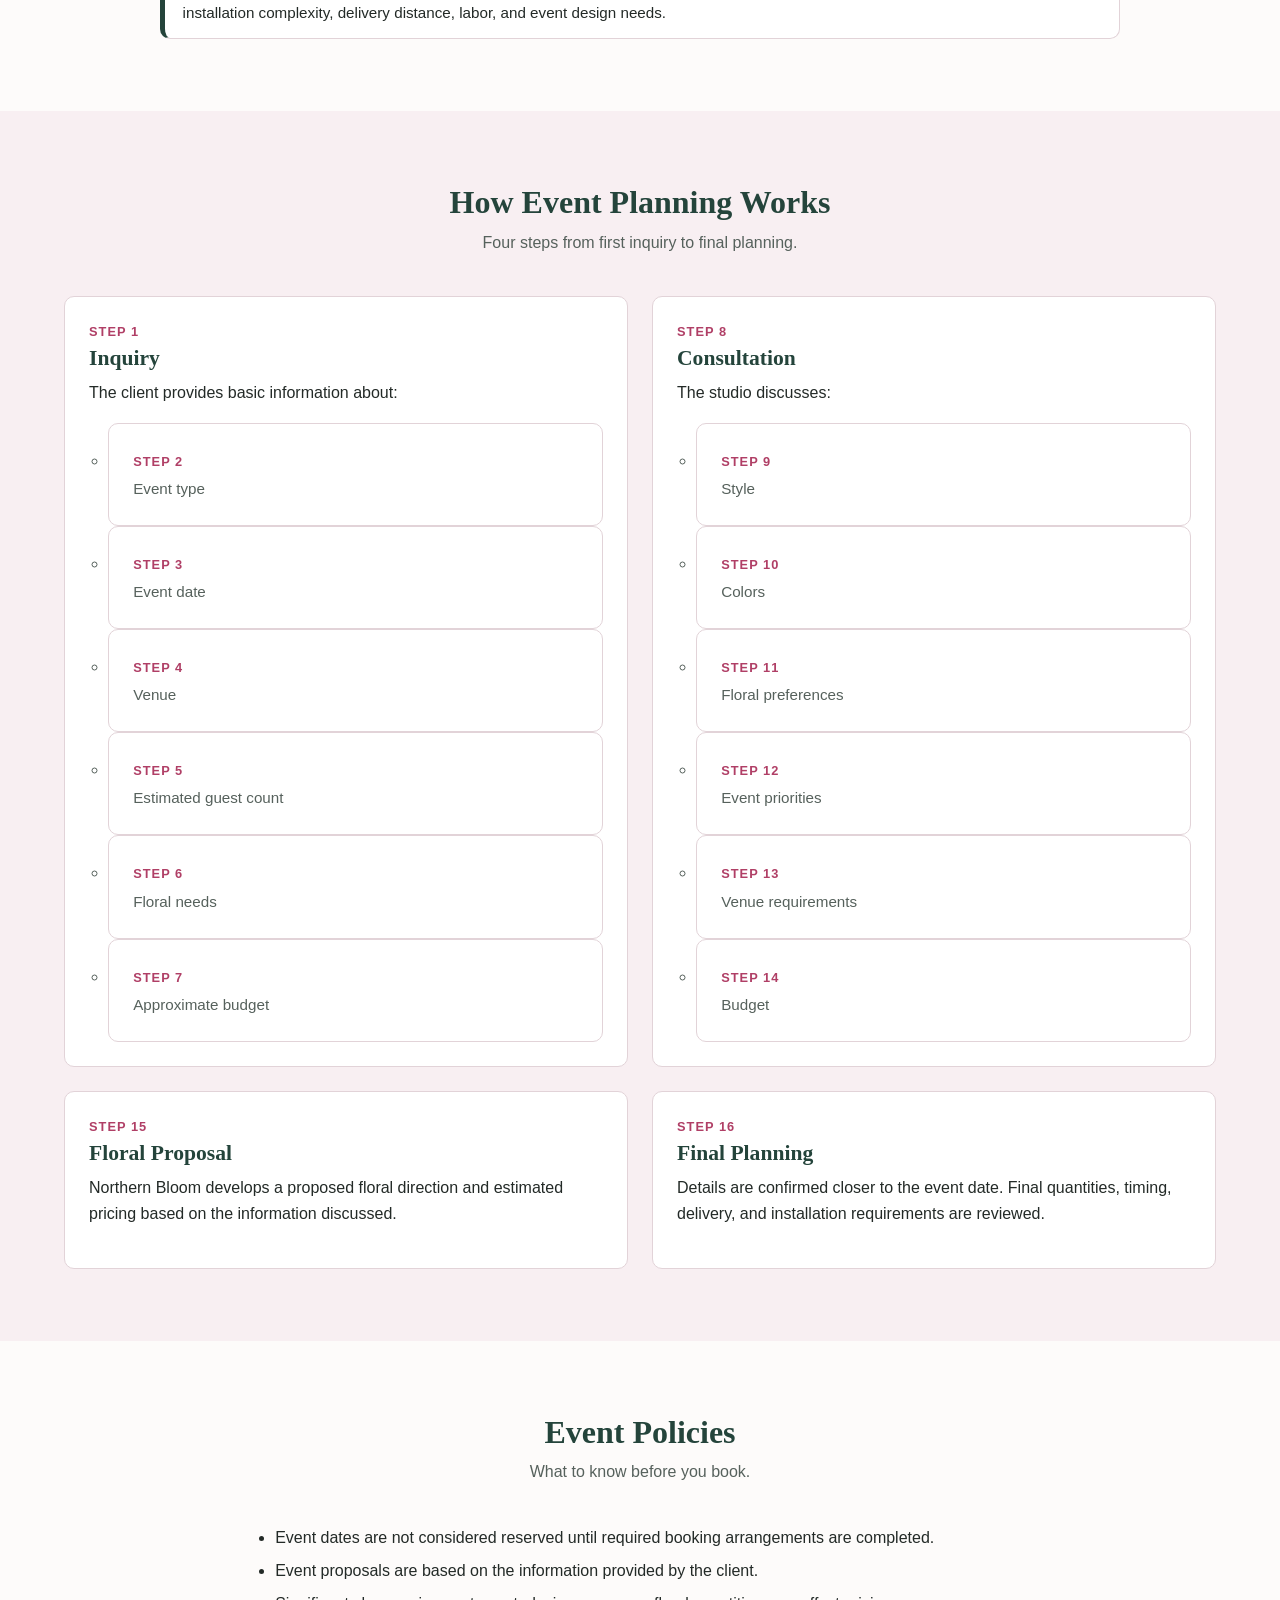
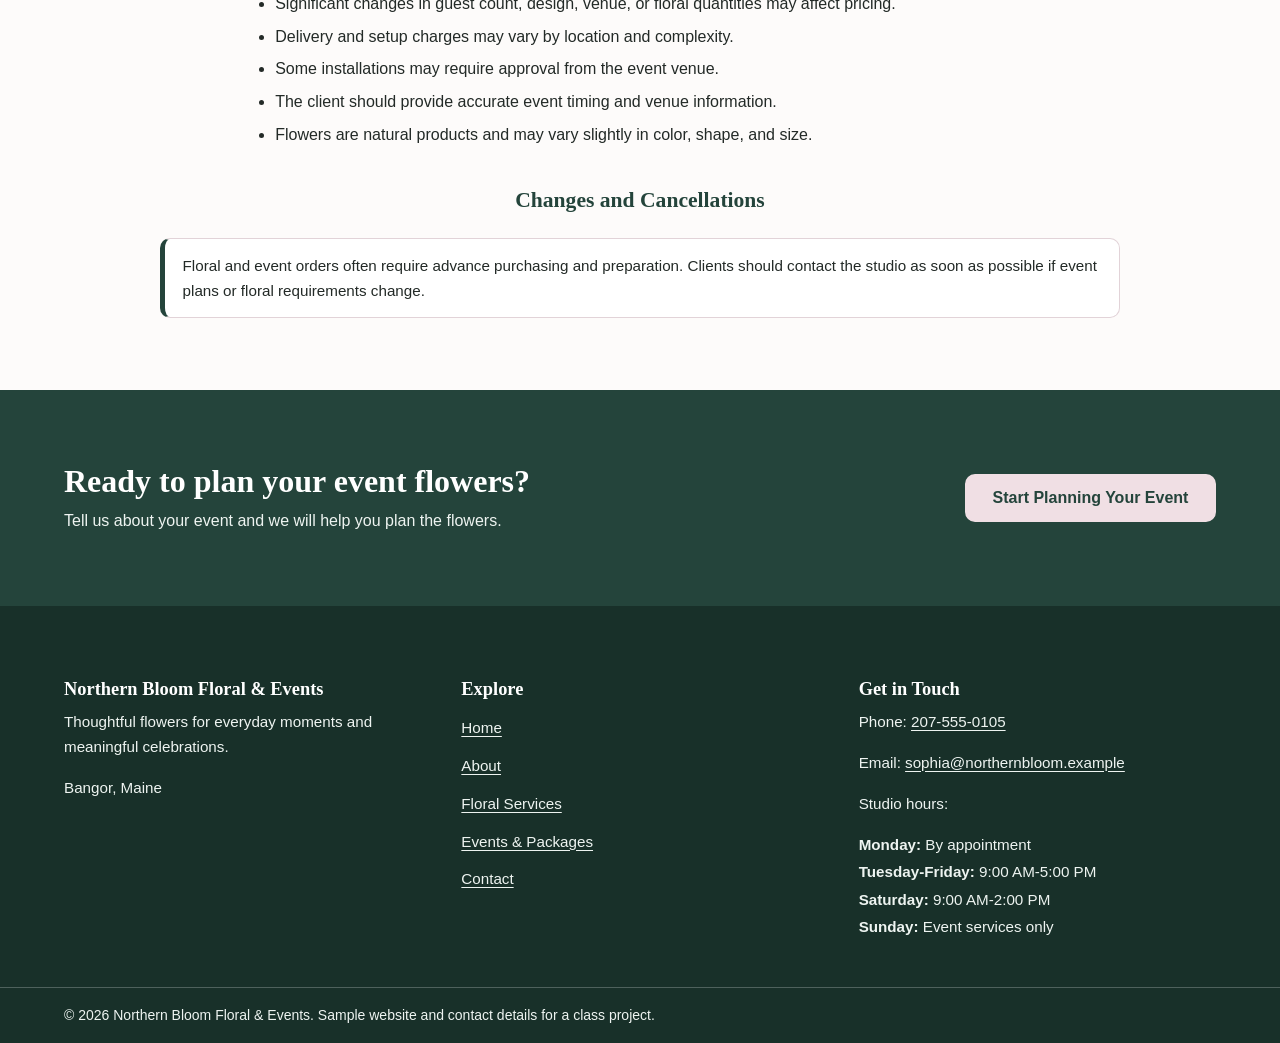
<file: events.html>
<!DOCTYPE html>
<html lang="en">

<head>
    <meta charset="UTF-8">
    <meta name="viewport" content="width=device-width, initial-scale=1.0">
    <meta name="description"
          content="Compare the Essential, Signature, and Full-Service event floral packages from Northern Bloom Floral &amp; Events, and see how event planning works.">
    <title>Events &amp; Packages | Northern Bloom Floral &amp; Events</title>
    <link rel="icon" href="data:image/svg+xml,%3Csvg xmlns='http://www.w3.org/2000/svg' viewBox='0 0 100 100'%3E%3Ccircle cx='50' cy='50' r='48' fill='%23b03f66'/%3E%3Ctext x='50' y='70' font-size='60' text-anchor='middle' fill='white' font-family='Georgia,serif' font-weight='bold'%3EN%3C/text%3E%3C/svg%3E">
    <link rel="stylesheet" href="css/style.css">
    <script src="js/script.js" defer></script>
</head>
<body>
    <a class="skip-link" href="#main-content">Skip to main content</a>

    <header class="site-header">
        <div class="container header-inner">
            <a class="site-logo" href="index.html">
                Northern Bloom
                <span class="site-logo-subtitle">Floral &amp; Events</span>
            </a>

            <button class="menu-toggle" type="button" aria-expanded="false" aria-controls="main-navigation">Menu</button>

            <nav class="site-nav" id="main-navigation" aria-label="Main navigation">
                <ul>
                    <li><a href="index.html">Home</a></li>
                    <li><a href="about.html">About</a></li>
                    <li><a href="services.html">Floral Services</a></li>
                    <li><a href="events.html" aria-current="page">Events &amp; Packages</a></li>
                    <li><a href="contact.html">Contact</a></li>
                </ul>
            </nav>

            <a href="contact.html" class="button button-small">Contact the Studio</a>
        </div>
    </header>

    <main id="main-content">
        <section class="page-heading">
            <div class="container">
                <h1>Events &amp; Packages</h1>
                <p>Coordinated floral design for weddings and private celebrations, from a focused plan to full-service support.</p>
            </div>
        </section>

        <figure class="page-banner">
            <img src="images/banner-events.webp" alt="Hand-held bouquet of pink peonies, ranunculus, sweet peas, and blue flowers against a red wooden wall" width="1600" height="400">
        </figure>

        <section id="packages" class="section">
            <div class="container">
                <h2 class="section-title">Event Packages</h2>
                <p class="section-intro">Choose the level of floral coordination that fits your event.</p>

                <div class="card-grid" data-render="packages-full">
                    <p class="data-fallback">Service information could not be displayed. Please <a href="contact.html">contact the studio</a> for details about our services and pricing.</p>
                </div>
                <div class="notice">
                    <p>Event package prices are starting estimates. Final event pricing depends on floral selections, guest count, venue requirements, installation complexity, delivery distance, labor, and event design needs.</p>
                </div>
            </div>
        </section>

        <section id="planning-process" class="section section-alt">
            <div class="container">
                <h2 class="section-title">How Event Planning Works</h2>
                <p class="section-intro">Four steps from first inquiry to final planning.</p>

                <ol class="process-list">
                    <li>
                        <h3>Inquiry</h3>
                        <p>The client provides basic information about:</p>
                            <ul>
                                <li>Event type</li>
                                <li>Event date</li>
                                <li>Venue</li>
                                <li>Estimated guest count</li>
                                <li>Floral needs</li>
                                <li>Approximate budget</li>
                            </ul>
                    </li>
                    <li>
                        <h3>Consultation</h3>
                        <p>The studio discusses:</p>
                            <ul>
                                <li>Style</li>
                                <li>Colors</li>
                                <li>Floral preferences</li>
                                <li>Event priorities</li>
                                <li>Venue requirements</li>
                                <li>Budget</li>
                            </ul>
                    </li>
                    <li>
                        <h3>Floral Proposal</h3>
                        <p>Northern Bloom develops a proposed floral direction and estimated pricing based on the information discussed.</p>
                    </li>
                    <li>
                        <h3>Final Planning</h3>
                        <p>Details are confirmed closer to the event date. Final quantities, timing, delivery, and installation requirements are reviewed.</p>
                    </li>
                </ol>
            </div>
        </section>

        <section id="event-policies" class="section">
            <div class="container">
                <h2 class="section-title">Event Policies</h2>
                <p class="section-intro">What to know before you book.</p>
                <div class="prose">
                    <ul class="policy-list">
                        <li>Event dates are not considered reserved until required booking arrangements are completed.</li>
                        <li>Event proposals are based on the information provided by the client.</li>
                        <li>Significant changes in guest count, design, venue, or floral quantities may affect pricing.</li>
                        <li>Delivery and setup charges may vary by location and complexity.</li>
                        <li>Some installations may require approval from the event venue.</li>
                        <li>The client should provide accurate event timing and venue information.</li>
                        <li>Flowers are natural products and may vary slightly in color, shape, and size.</li>
                    </ul>
                </div>
                <h3 class="subsection-title">Changes and Cancellations</h3>
                <div class="notice">
                    <p>Floral and event orders often require advance purchasing and preparation. Clients should contact the studio as soon as possible if event plans or floral requirements change.</p>
                </div>
            </div>
        </section>

        <section class="cta-band">
            <div class="container cta-band-inner">
                <div>
                    <h2>Ready to plan your event flowers?</h2>
                    <p>Tell us about your event and we will help you plan the flowers.</p>
                </div>
                <a href="contact.html?service=event" class="button button-light">Start Planning Your Event</a>
            </div>
        </section>
    </main>

    <footer class="site-footer">
        <div class="container footer-columns">
            <div class="footer-column">
                <h2>Northern Bloom Floral &amp; Events</h2>
                <p>Thoughtful flowers for everyday moments and meaningful celebrations.</p>
                <p>Bangor, Maine</p>
            </div>

            <nav class="footer-column" aria-label="Footer navigation">
                <h2>Explore</h2>
                <ul class="footer-links">
                    <li><a href="index.html">Home</a></li>
                    <li><a href="about.html">About</a></li>
                    <li><a href="services.html">Floral Services</a></li>
                    <li><a href="events.html">Events &amp; Packages</a></li>
                    <li><a href="contact.html">Contact</a></li>
                </ul>
            </nav>

            <div class="footer-column">
                <h2>Get in Touch</h2>
                <p>Phone: <a href="tel:+12075550105">207-555-0105</a></p>
                <p>Email: <a href="mailto:sophia@northernbloom.example">sophia@northernbloom.example</a></p>
                <p>Studio hours:</p>
                <ul class="hours-list">
                    <li><strong>Monday:</strong> By appointment</li>
                    <li><strong>Tuesday-Friday:</strong> 9:00 AM-5:00 PM</li>
                    <li><strong>Saturday:</strong> 9:00 AM-2:00 PM</li>
                    <li><strong>Sunday:</strong> Event services only</li>
                </ul>
            </div>
        </div>

        <div class="footer-copyright">
            <div class="container">
                <p>&copy; 2026 Northern Bloom Floral &amp; Events. Sample website and contact details for a class project.</p>
            </div>
        </div>
    </footer>
</body>

</html>
</file>
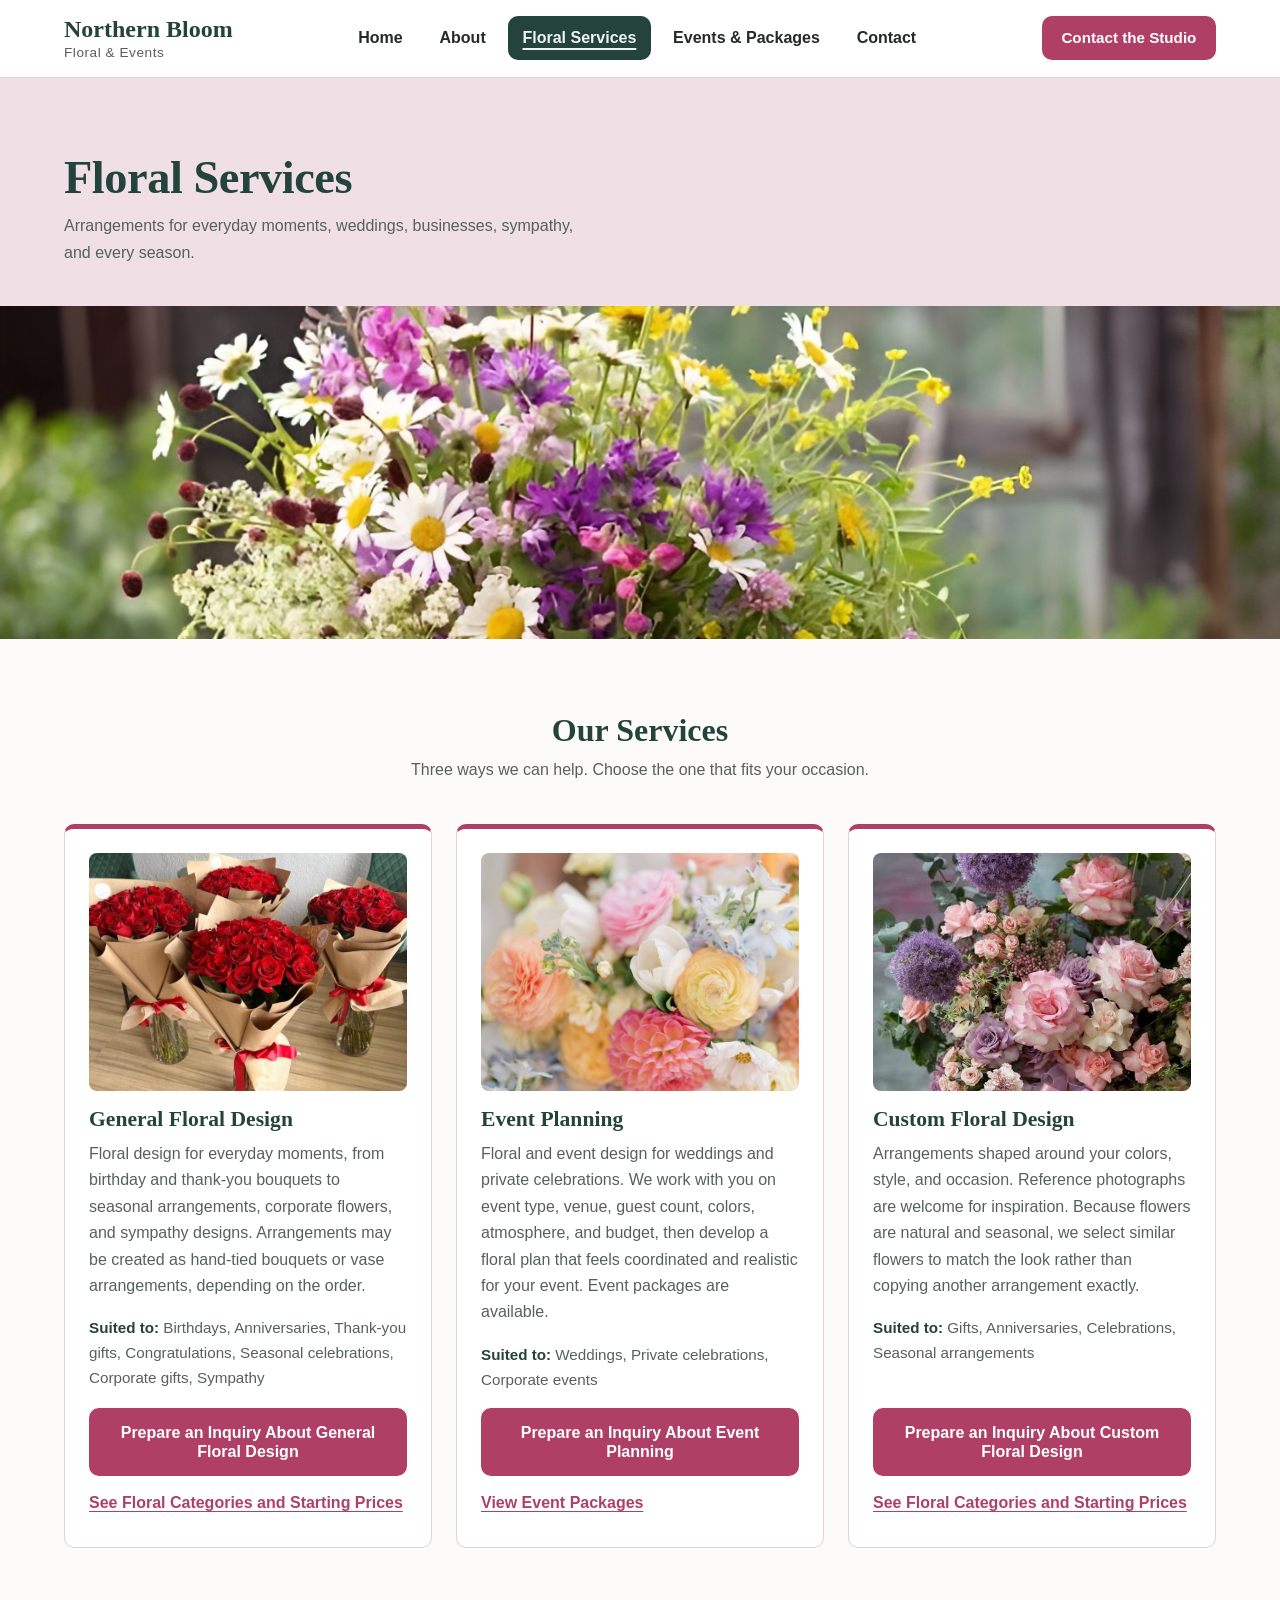
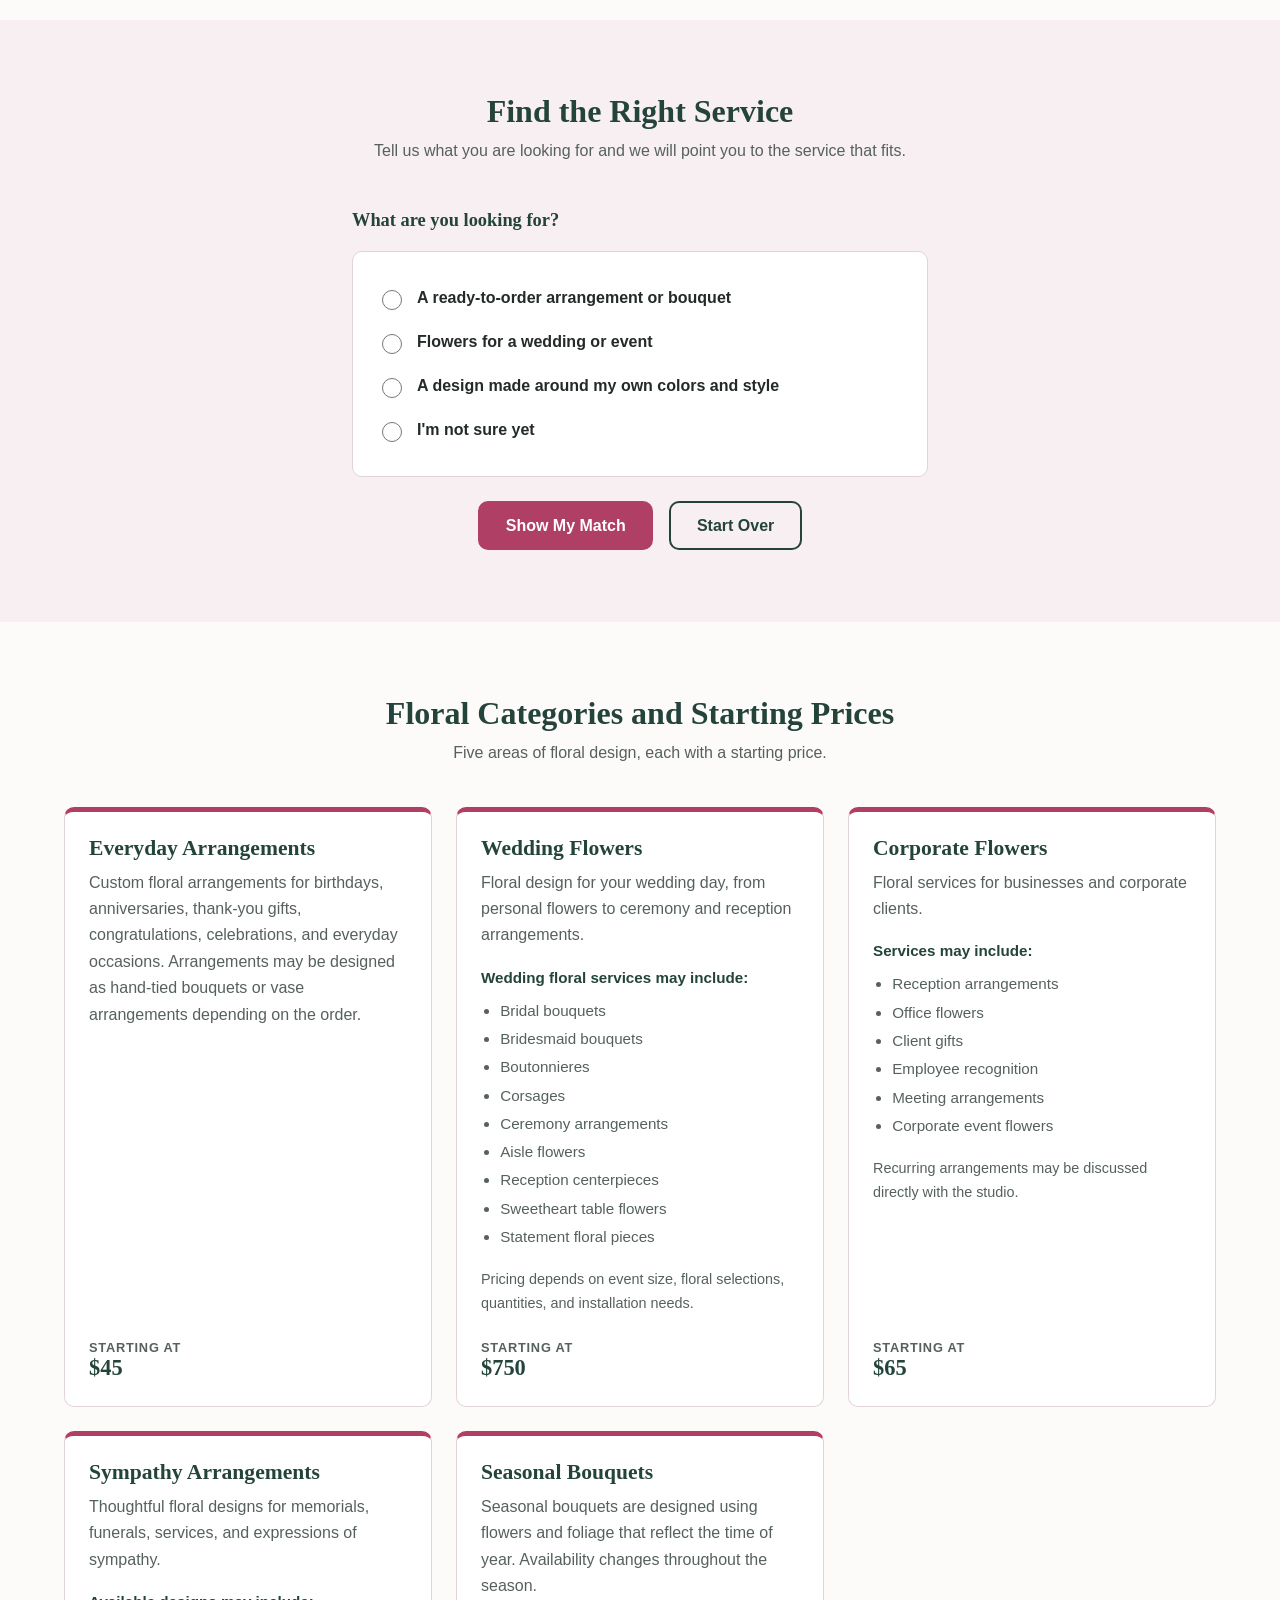
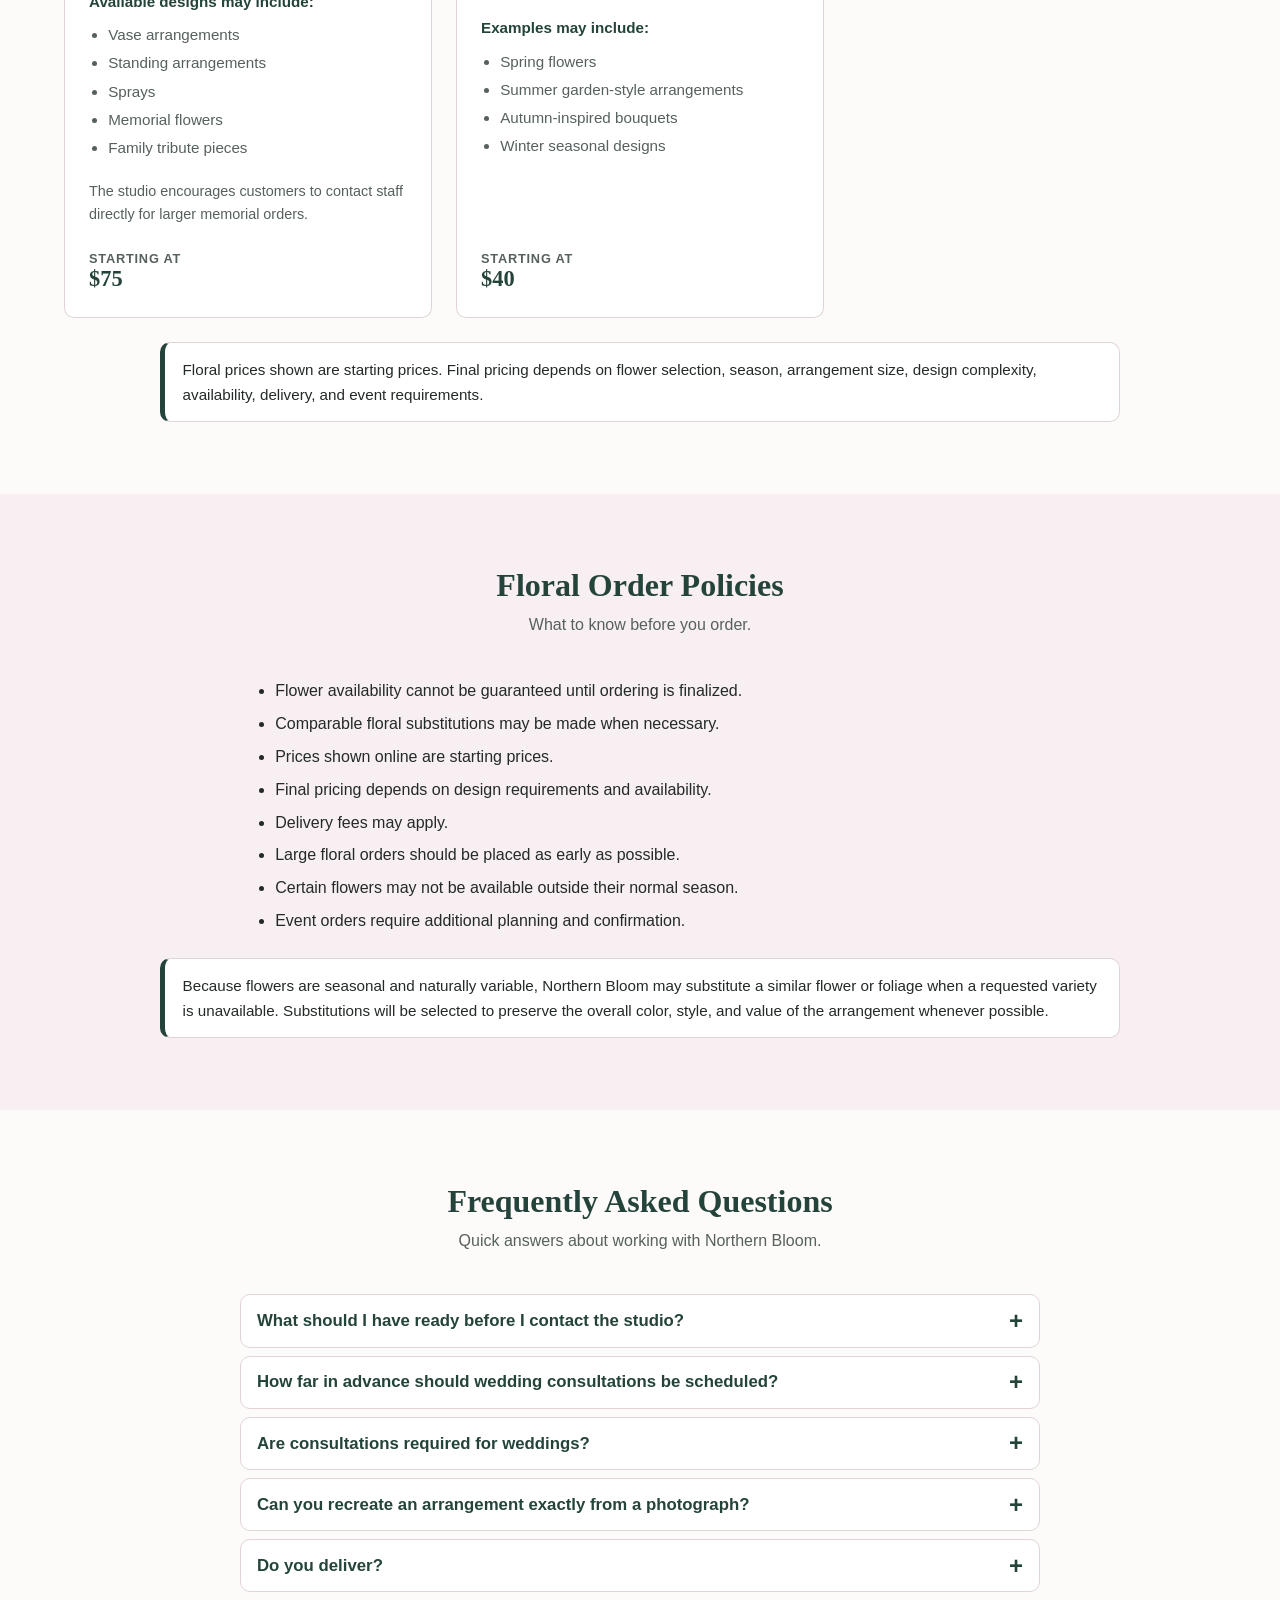
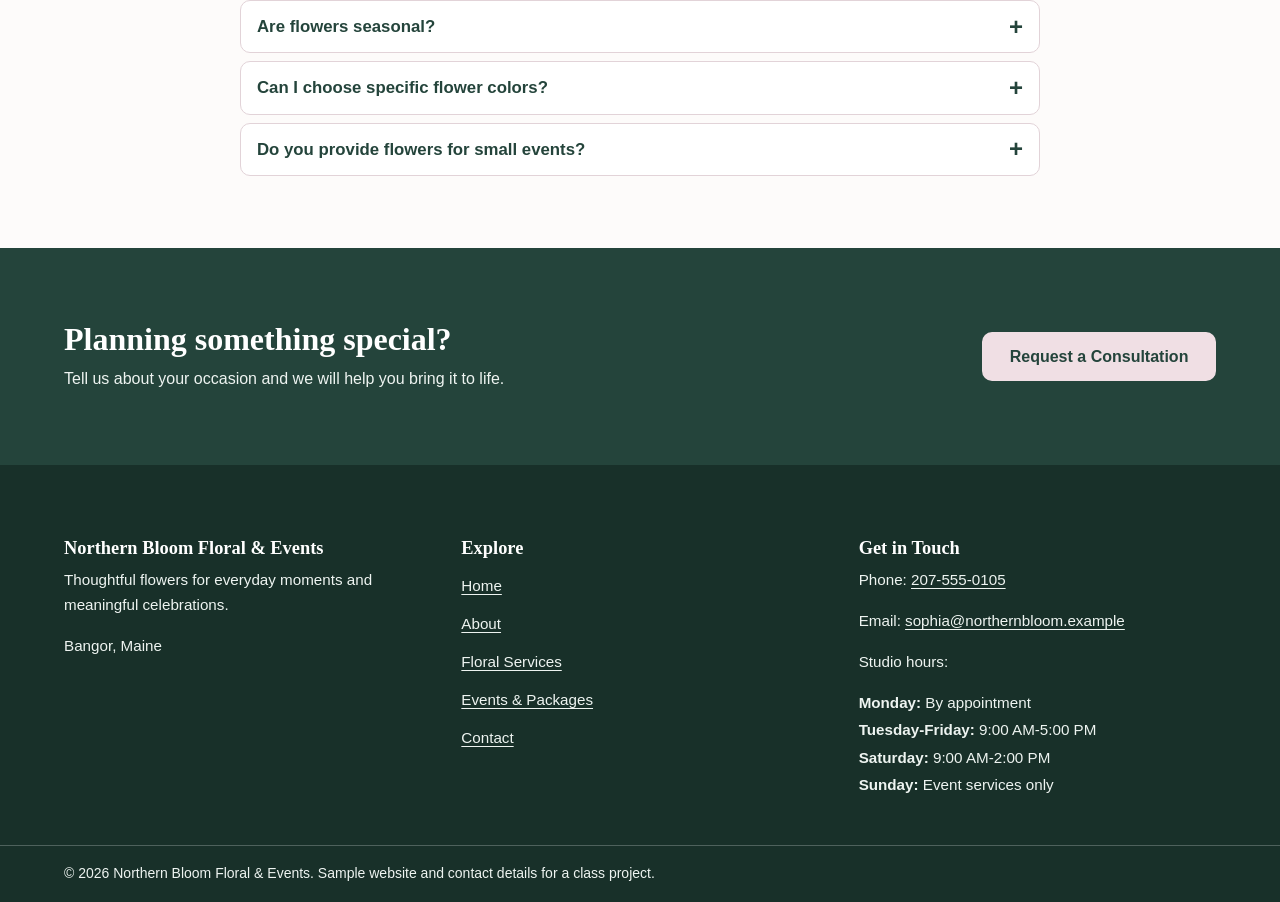
<file: services.html>
<!DOCTYPE html>
<html lang="en">

<head>
    <meta charset="UTF-8">
    <meta name="viewport" content="width=device-width, initial-scale=1.0">
    <meta name="description"
          content="Explore everyday arrangements, wedding flowers, corporate flowers, sympathy arrangements, and seasonal bouquets from Northern Bloom, with starting prices.">
    <title>Floral Services | Northern Bloom Floral &amp; Events</title>
    <link rel="icon" href="data:image/svg+xml,%3Csvg xmlns='http://www.w3.org/2000/svg' viewBox='0 0 100 100'%3E%3Ccircle cx='50' cy='50' r='48' fill='%23b03f66'/%3E%3Ctext x='50' y='70' font-size='60' text-anchor='middle' fill='white' font-family='Georgia,serif' font-weight='bold'%3EN%3C/text%3E%3C/svg%3E">
    <link rel="stylesheet" href="css/style.css">
    <script src="js/script.js" defer></script>
</head>
<body>
    <a class="skip-link" href="#main-content">Skip to main content</a>

    <header class="site-header">
        <div class="container header-inner">
            <a class="site-logo" href="index.html">
                Northern Bloom
                <span class="site-logo-subtitle">Floral &amp; Events</span>
            </a>

            <button class="menu-toggle" type="button" aria-expanded="false" aria-controls="main-navigation">Menu</button>

            <nav class="site-nav" id="main-navigation" aria-label="Main navigation">
                <ul>
                    <li><a href="index.html">Home</a></li>
                    <li><a href="about.html">About</a></li>
                    <li><a href="services.html" aria-current="page">Floral Services</a></li>
                    <li><a href="events.html">Events &amp; Packages</a></li>
                    <li><a href="contact.html">Contact</a></li>
                </ul>
            </nav>

            <a href="contact.html" class="button button-small">Contact the Studio</a>
        </div>
    </header>

    <main id="main-content">
        <section class="page-heading">
            <div class="container">
                <h1>Floral Services</h1>
                <p>Arrangements for everyday moments, weddings, businesses, sympathy, and every season.</p>
            </div>
        </section>

        <figure class="page-banner">
            <img src="images/banner-services.jpg" alt="Wildflower arrangement in a woven basket with red poppies, yellow and orange blooms, white daisies, and purple flowers against a rustic log wall" width="516" height="387">
        </figure>

        <section id="our-services" class="section">
            <div class="container">
                <h2 class="section-title">Our Services</h2>
                <p class="section-intro">Three ways we can help. Choose the one that fits your occasion.</p>

                <div class="card-grid" data-render="services-full">
                    <p class="data-fallback">Service information could not be displayed. Please <a href="contact.html">contact the studio</a> for details about our services and pricing.</p>
                </div>
            </div>
        </section>

        <section id="find-service" class="section section-alt">
            <div class="container">
                <h2 class="section-title">Find the Right Service</h2>
                <p class="section-intro">Tell us what you are looking for and we will point you to the service that fits.</p>

                <form class="service-finder" id="service-finder">
                    <fieldset>
                        <legend>What are you looking for?</legend>
                        <div class="finder-options" id="finder-options" data-render="finder-options">
                            <p class="data-fallback">Service information could not be displayed. Please <a href="contact.html">contact the studio</a> to talk through which service fits.</p>
                        </div>
                    </fieldset>
                    <div class="finder-actions">
                        <button type="submit" class="button">Show My Match</button>
                        <button type="reset" class="button button-outline">Start Over</button>
                    </div>
                </form>
                <div class="finder-result" id="finder-result" role="status" aria-live="polite"></div>
            </div>
        </section>

        <section id="floral-categories" class="section">
            <div class="container">
                <h2 class="section-title">Floral Categories and Starting Prices</h2>
                <p class="section-intro">Five areas of floral design, each with a starting price.</p>

                <div class="card-grid" data-render="categories-all">
                    <p class="data-fallback">Service information could not be displayed. Please <a href="contact.html">contact the studio</a> for details about our services and pricing.</p>
                </div>
                <div class="notice">
                    <p>Floral prices shown are starting prices. Final pricing depends on flower selection, season, arrangement size, design complexity, availability, delivery, and event requirements.</p>
                </div>
            </div>
        </section>

        <section id="floral-policies" class="section section-alt">
            <div class="container">
                <h2 class="section-title">Floral Order Policies</h2>
                <p class="section-intro">What to know before you order.</p>
                <div class="prose">
                    <ul class="policy-list">
                        <li>Flower availability cannot be guaranteed until ordering is finalized.</li>
                        <li>Comparable floral substitutions may be made when necessary.</li>
                        <li>Prices shown online are starting prices.</li>
                        <li>Final pricing depends on design requirements and availability.</li>
                        <li>Delivery fees may apply.</li>
                        <li>Large floral orders should be placed as early as possible.</li>
                        <li>Certain flowers may not be available outside their normal season.</li>
                        <li>Event orders require additional planning and confirmation.</li>
                    </ul>
                </div>
                <div class="notice">
                    <p>Because flowers are seasonal and naturally variable, Northern Bloom may substitute a similar flower or foliage when a requested variety is unavailable. Substitutions will be selected to preserve the overall color, style, and value of the arrangement whenever possible.</p>
                </div>
            </div>
        </section>

        <section id="faq" class="section">
            <div class="container">
                <h2 class="section-title">Frequently Asked Questions</h2>
                <p class="section-intro">Quick answers about working with Northern Bloom.</p>

                <div class="faq-list">
                    <div class="faq-item">
                        <h3 class="faq-heading">
                            <button type="button" class="faq-question" id="faq-question-1" aria-expanded="false" aria-controls="faq-answer-1">What should I have ready before I contact the studio?</button>
                        </h3>
                        <div class="faq-answer" id="faq-answer-1">
                                <p>It helps to have your name, phone number, and email; the type of floral request; the event type, date, and approximate guest count if it is for an event; preferred colors or style; an estimated budget; and any important details. Submitting an inquiry does not guarantee event availability until the studio confirms the request.</p>
                        </div>
                    </div>

                    <div class="faq-item">
                        <h3 class="faq-heading">
                            <button type="button" class="faq-question" id="faq-question-2" aria-expanded="false" aria-controls="faq-answer-2">How far in advance should wedding consultations be scheduled?</button>
                        </h3>
                        <div class="faq-answer" id="faq-answer-2">
                                <p>For weddings and larger events, the studio recommends contacting Northern Bloom approximately six to twelve months in advance whenever possible. Popular dates may book earlier.</p>
                        </div>
                    </div>

                    <div class="faq-item">
                        <h3 class="faq-heading">
                            <button type="button" class="faq-question" id="faq-question-3" aria-expanded="false" aria-controls="faq-answer-3">Are consultations required for weddings?</button>
                        </h3>
                        <div class="faq-answer" id="faq-answer-3">
                                <p>A consultation is strongly recommended for weddings and larger events because floral needs usually involve multiple arrangements, quantities, delivery, and setup considerations.</p>
                        </div>
                    </div>

                    <div class="faq-item">
                        <h3 class="faq-heading">
                            <button type="button" class="faq-question" id="faq-question-4" aria-expanded="false" aria-controls="faq-answer-4">Can you recreate an arrangement exactly from a photograph?</button>
                        </h3>
                        <div class="faq-answer" id="faq-answer-4">
                                <p>Reference photographs are welcome for style inspiration. However, flowers are natural products and availability changes by season. The studio cannot guarantee an exact copy of another arrangement.</p>
                        </div>
                    </div>

                    <div class="faq-item">
                        <h3 class="faq-heading">
                            <button type="button" class="faq-question" id="faq-question-5" aria-expanded="false" aria-controls="faq-answer-5">Do you deliver?</button>
                        </h3>
                        <div class="faq-answer" id="faq-answer-5">
                                <p>Yes. Delivery is available for approved orders and events. Delivery charges depend on location, order size, timing, and setup requirements.</p>
                        </div>
                    </div>

                    <div class="faq-item">
                        <h3 class="faq-heading">
                            <button type="button" class="faq-question" id="faq-question-6" aria-expanded="false" aria-controls="faq-answer-6">Are flowers seasonal?</button>
                        </h3>
                        <div class="faq-answer" id="faq-answer-6">
                                <p>Yes. Certain flower varieties are only available during specific times of the year. The studio may recommend comparable substitutions when necessary.</p>
                        </div>
                    </div>

                    <div class="faq-item">
                        <h3 class="faq-heading">
                            <button type="button" class="faq-question" id="faq-question-7" aria-expanded="false" aria-controls="faq-answer-7">Can I choose specific flower colors?</button>
                        </h3>
                        <div class="faq-answer" id="faq-answer-7">
                                <p>Yes. Clients may provide preferred colors and general style direction. Specific flower varieties may still depend on availability.</p>
                        </div>
                    </div>

                    <div class="faq-item">
                        <h3 class="faq-heading">
                            <button type="button" class="faq-question" id="faq-question-8" aria-expanded="false" aria-controls="faq-answer-8">Do you provide flowers for small events?</button>
                        </h3>
                        <div class="faq-answer" id="faq-answer-8">
                                <p>Yes. Northern Bloom works with events of different sizes. The Essential Package is designed for clients who need a more focused floral plan.</p>
                                <p><a href="events.html">View Event Packages</a></p>
                        </div>
                    </div>
                </div>
            </div>
        </section>

        <section class="cta-band">
            <div class="container cta-band-inner">
                <div>
                    <h2>Planning something special?</h2>
                    <p>Tell us about your occasion and we will help you bring it to life.</p>
                </div>
                <a href="contact.html" class="button button-light">Request a Consultation</a>
            </div>
        </section>
    </main>

    <footer class="site-footer">
        <div class="container footer-columns">
            <div class="footer-column">
                <h2>Northern Bloom Floral &amp; Events</h2>
                <p>Thoughtful flowers for everyday moments and meaningful celebrations.</p>
                <p>Bangor, Maine</p>
            </div>

            <nav class="footer-column" aria-label="Footer navigation">
                <h2>Explore</h2>
                <ul class="footer-links">
                    <li><a href="index.html">Home</a></li>
                    <li><a href="about.html">About</a></li>
                    <li><a href="services.html">Floral Services</a></li>
                    <li><a href="events.html">Events &amp; Packages</a></li>
                    <li><a href="contact.html">Contact</a></li>
                </ul>
            </nav>

            <div class="footer-column">
                <h2>Get in Touch</h2>
                <p>Phone: <a href="tel:+12075550105">207-555-0105</a></p>
                <p>Email: <a href="mailto:sophia@northernbloom.example">sophia@northernbloom.example</a></p>
                <p>Studio hours:</p>
                <ul class="hours-list">
                    <li><strong>Monday:</strong> By appointment</li>
                    <li><strong>Tuesday-Friday:</strong> 9:00 AM-5:00 PM</li>
                    <li><strong>Saturday:</strong> 9:00 AM-2:00 PM</li>
                    <li><strong>Sunday:</strong> Event services only</li>
                </ul>
            </div>
        </div>

        <div class="footer-copyright">
            <div class="container">
                <p>&copy; 2026 Northern Bloom Floral &amp; Events. Sample website and contact details for a class project.</p>
            </div>
        </div>
    </footer>
</body>

</html>
</file>
<file: css/style.css>
/* =====================================================
   Northern Bloom Floral & Events
   Styling, Layout, Responsive Design, and Interactive States
   Author: Alex McBride
===================================================== */


/* =========================
   Custom Properties
========================= */

:root {
    --color-primary: #24443b;    --color-primary-dark: #183029;    --color-secondary: #f0dfe4;    --color-secondary-light: #f8eff2;    --color-accent: #b03f66;    --color-accent-dark: #8f2f52;    --color-background: #fdfbfa;    --color-surface: #ffffff;    --color-text: #232a27;    --color-text-muted: #56615c;    --color-text-on-dark: #eef4f1;    --color-border: #e2d3d8;

    --font-heading: Georgia, "Times New Roman", serif;
    --font-body: "Segoe UI", "Helvetica Neue", Arial, sans-serif;

    --space-xs: 0.5rem;
    --space-sm: 1rem;
    --space-md: 1.5rem;
    --space-lg: 2.5rem;
    --space-xl: 4.5rem;
    --radius: 10px;
}


/* =========================
   Global Styles
========================= */

*,
*::before,
*::after {
    box-sizing: border-box;
}

body {
    margin: 0;
    background-color: var(--color-background);
    color: var(--color-text);
    font-family: var(--font-body);
    font-size: 1rem;
    line-height: 1.65;
}

img {
    display: block;
    max-width: 100%;
    height: auto;
}

a {
    color: var(--color-accent);
    text-underline-offset: 0.2em;
}

a:hover {
    color: var(--color-accent-dark);
}

ul {
    margin: 0;
    padding: 0;
}

p {
    margin: 0 0 var(--space-sm);
}

.container {
    width: 90%;
    max-width: 75rem;
    margin: 0 auto;
}


/* =========================
   Focus Styles and Skip Link
========================= */

a:focus-visible,
button:focus-visible,
input:focus-visible,
select:focus-visible,
textarea:focus-visible {
    outline: 3px solid var(--color-accent);
    outline-offset: 3px;
}

.site-footer a:focus-visible,
.cta-band a:focus-visible {
    outline-color: #ffffff;
}

.skip-link {
    position: absolute;
    top: -4rem;
    left: var(--space-sm);
    z-index: 100;
    padding: 0.75rem 1rem;
    border-radius: var(--radius);
    background-color: var(--color-primary);
    color: #ffffff;
    font-weight: 600;
}

.skip-link:focus {
    top: var(--space-sm);
    color: #ffffff;
}


/* =========================
   Typography
========================= */

h1,
h2,
h3 {
    margin: 0 0 var(--space-sm);
    color: var(--color-primary);
    font-family: var(--font-heading);
    font-weight: 700;
    line-height: 1.2;
}

h1 {
    font-size: clamp(2rem, 1.4rem + 3vw, 2.9rem);
    letter-spacing: -0.01em;
}

h2 {
    font-size: clamp(1.5rem, 1.1rem + 1.8vw, 2rem);
}

h3 {
    font-size: 1.35rem;
}

.lead {
    max-width: 60ch;
    font-size: 1.15rem;
    color: var(--color-text-muted);
}

.section-title {
    margin-bottom: var(--space-xs);
    text-align: center;
}

.section-intro {
    max-width: 60ch;
    margin-right: auto;
    margin-bottom: var(--space-lg);
    margin-left: auto;
    color: var(--color-text-muted);
    text-align: center;
}


/* =========================
   Header
========================= */

.site-header {
    background-color: var(--color-surface);
    border-bottom: 1px solid var(--color-border);
}

.header-inner {
    display: flex;
    align-items: center;
    justify-content: space-between;
    flex-wrap: wrap;
    gap: var(--space-sm) var(--space-md);
    padding: var(--space-sm) 0;
}

.site-logo {
    display: flex;
    flex-direction: column;
    color: var(--color-primary);
    font-family: var(--font-heading);
    font-size: clamp(1.25rem, 1rem + 1.5vw, 1.5rem);
    font-weight: 700;
    line-height: 1.1;
    text-decoration: none;
}

.site-logo:hover {
    color: var(--color-primary);
}

.site-logo-subtitle {
    margin-top: 0.2rem;
    color: var(--color-text-muted);
    font-family: var(--font-body);
    font-size: 0.85rem;
    font-weight: 400;
    letter-spacing: 0.04em;
}


/* =========================
   Navigation and Mobile Menu
========================= */

.site-nav ul {
    display: flex;
    flex-wrap: wrap;
    gap: var(--space-xs);
    list-style: none;
}

.site-nav a {
    display: flex;
    align-items: center;
    min-height: 2.75rem;
    padding: 0.5rem 0.9rem;
    border-radius: var(--radius);
    color: var(--color-text);
    font-size: 1rem;
    font-weight: 600;
    text-decoration: none;
}

.site-nav a:hover {
    background-color: var(--color-secondary);
    color: var(--color-primary);
}

.site-nav a[aria-current="page"] {
    background-color: var(--color-primary);
    color: var(--color-text-on-dark);
    text-decoration: underline;
    text-decoration-thickness: 2px;
    text-underline-offset: 0.3em;
}

.menu-toggle {
    display: none;
    align-items: center;
    gap: 0.6rem;
    min-height: 2.75rem;
    padding: 0.5rem 1rem;
    border: 2px solid var(--color-primary);
    border-radius: var(--radius);
    background-color: var(--color-surface);
    color: var(--color-primary);
    font-family: var(--font-body);
    font-size: 1rem;
    font-weight: 600;
    cursor: pointer;
}

.menu-toggle:hover {
    background-color: var(--color-secondary);
}

.menu-toggle[aria-expanded="true"] {
    background-color: var(--color-primary);
    color: var(--color-text-on-dark);
}

.menu-toggle::after {
    content: "";
    width: 0.5rem;
    height: 0.5rem;
    border-right: 2px solid currentColor;
    border-bottom: 2px solid currentColor;
    transform: translateY(-0.15rem) rotate(45deg);
    transition: transform 0.2s;
}

.menu-toggle[aria-expanded="true"]::after {
    transform: translateY(0.1rem) rotate(-135deg);
}


/* =========================
   Hero
========================= */

.hero {
    padding: var(--space-xl) 0;
    background-color: var(--color-secondary);
}

.hero-inner {
    display: flex;
    align-items: center;
    justify-content: space-between;
    gap: var(--space-lg);
}

.hero-content {
    flex: 1 1 55%;
}

.hero-content h1 {
    margin-bottom: var(--space-md);
}

.hero-actions {
    display: flex;
    flex-wrap: wrap;
    gap: var(--space-sm);
    margin-top: var(--space-md);
}

.hero-image {
    flex: 0 1 24rem;
    width: 100%;
    aspect-ratio: 4 / 5;
    object-fit: cover;
    border-radius: 999px 999px var(--radius) var(--radius);
    border: 6px solid var(--color-surface);
}


/* =========================
   Main Content
========================= */

.section {
    padding: var(--space-xl) 0;
}

.section-alt {
    background-color: var(--color-secondary-light);
}

.section-dark {
    background-color: var(--color-primary);
    color: var(--color-text-on-dark);
}

.section-dark .section-title {
    color: #ffffff;
}

.section-dark .section-intro,
.section-dark .gallery-note {
    color: var(--color-text-on-dark);
}

.page-heading {
    padding: var(--space-xl) 0 var(--space-lg);
    background-color: var(--color-secondary);
}

.page-heading h1 {
    margin-bottom: var(--space-xs);
}

.page-heading p {
    max-width: 60ch;
    margin-bottom: 0;
    color: var(--color-text-muted);
}

.split {
    display: flex;
    align-items: center;
    gap: var(--space-lg);
}

.split-text {
    flex: 1 1 50%;
}

.split-media {
    flex: 1 1 40%;
}

.split-media img {
    width: 100%;
    border-radius: var(--radius);
}

.text-link {
    display: inline-block;
    padding: 0.4rem 0;
    font-weight: 600;
}

.page-banner {
    margin: 0;
}

.page-banner img {
    display: block;
    width: 100%;
    height: clamp(11rem, 26vw, 22rem);
    object-fit: cover;
}


/* =========================
   Components
========================= */

.button {
    display: inline-flex;
    align-items: center;
    justify-content: center;
    min-height: 2.75rem;
    padding: 0.8rem 1.6rem;
    border: 2px solid var(--color-accent);
    border-radius: var(--radius);
    background-color: var(--color-accent);
    color: #ffffff;
    font-family: var(--font-body);
    font-size: 1rem;
    font-weight: 600;
    line-height: 1.2;
    text-align: center;
    text-decoration: none;
    cursor: pointer;
    transition: background-color 0.2s, border-color 0.2s, color 0.2s;
}

.button:hover {
    border-color: var(--color-accent-dark);
    background-color: var(--color-accent-dark);
    color: #ffffff;
}

.button-outline {
    background-color: transparent;
    color: var(--color-primary);
    border-color: var(--color-primary);
}

.button-outline:hover {
    background-color: var(--color-primary);
    border-color: var(--color-primary);
    color: var(--color-text-on-dark);
}

.button-light {
    border-color: var(--color-secondary);
    background-color: var(--color-secondary);
    color: var(--color-primary);
}

.button-light:hover {
    border-color: #ffffff;
    background-color: #ffffff;
    color: var(--color-primary);
}

.button-small {
    padding: 0.55rem 1.1rem;
    font-size: 0.95rem;
}

.card-grid {
    display: grid;
    grid-template-columns: repeat(3, 1fr);
    gap: var(--space-md);
}

.card {
    display: flex;
    flex-direction: column;
    padding: var(--space-md);
    border: 1px solid var(--color-border);
    border-radius: var(--radius);
    background-color: var(--color-surface);
}

.card h3 {
    margin-bottom: var(--space-xs);
}

.card p {
    color: var(--color-text-muted);
}

.service-card {
    border-top: 5px solid var(--color-accent);
}

.service-card .text-link {
    margin-top: auto;
}

.section-action {
    margin: 0;
    text-align: center;
}

.portfolio-grid {
    display: grid;
    grid-template-columns: repeat(3, 1fr);
    gap: var(--space-md);
}

.portfolio-item {
    margin: 0;
    overflow: hidden;
    border-radius: var(--radius);
    background-color: var(--color-surface);
    box-shadow: 0 12px 28px rgba(0, 0, 0, 0.45);
}

.portfolio-item img {
    width: 100%;
    aspect-ratio: 4 / 5;
    object-fit: cover;
}

.section-title + .card-grid {
    margin-top: var(--space-md);
}

.cta-band {
    padding: var(--space-xl) 0;
    background-color: var(--color-primary);
    color: var(--color-text-on-dark);
}

.cta-band-inner {
    display: flex;
    align-items: center;
    justify-content: space-between;
    flex-wrap: wrap;
    gap: var(--space-md);
}

.cta-band h2 {
    margin-bottom: var(--space-xs);
    color: #ffffff;
}

.cta-band p {
    margin-bottom: 0;
}

.faq-list {
    display: grid;
    margin-inline: auto;
    gap: var(--space-xs);
    max-width: 50rem;
}

.faq-item {
    border: 1px solid var(--color-border);
    border-radius: var(--radius);
    background-color: var(--color-surface);
}

.faq-heading {
    margin: 0;
    font-size: 1.1rem;
}

.faq-question {
    display: flex;
    align-items: center;
    justify-content: space-between;
    gap: var(--space-sm);
    width: 100%;
    min-height: 3rem;
    padding: 0.85rem 1rem;
    border: 0;
    border-radius: var(--radius);
    background-color: transparent;
    color: var(--color-primary);
    font-family: var(--font-body);
    font-size: 1.05rem;
    font-weight: 600;
    line-height: 1.4;
    text-align: left;
    cursor: pointer;
}

.faq-question:hover {
    background-color: var(--color-secondary-light);
}

.faq-question::after {
    content: "+";
    flex-shrink: 0;
    font-size: 1.5rem;
    line-height: 1;
}

.faq-question[aria-expanded="true"]::after {
    content: "\2212";
}

.faq-answer {
    padding: 0 1rem 1rem;
}

.faq-answer p:last-child {
    margin-bottom: 0;
}

.js .faq-answer {
    display: none;
}

.js .faq-item.open .faq-answer {
    display: block;
}


/* =========================
   Contact and Forms
========================= */

.contact-layout {
    display: flex;
    align-items: flex-start;
    gap: var(--space-lg);
}

.contact-info {
    flex: 1 1 35%;
}

.contact-details {
    margin-top: 0;
}

.contact-details dt:first-child {
    margin-top: 0;
}

.contact-details dt {
    margin-top: var(--space-sm);
    color: var(--color-primary);
    font-weight: 700;
}

.contact-details dd {
    margin: 0;
}

.contact-main {
    flex: 1 1 60%;
}

.form-group {
    margin-bottom: var(--space-md);
}

label {
    display: block;
    margin-bottom: 0.35rem;
    color: var(--color-primary);
    font-weight: 600;
}

.required {
    color: var(--color-text-muted);
    font-weight: 400;
}

.form-note {
    color: var(--color-text-muted);
}

input,
select,
textarea {
    width: 100%;
    max-width: 100%;
    min-height: 2.75rem;
    padding: 0.75rem;
    border: 1px solid #7d6d73;
    border-radius: var(--radius);
    background-color: var(--color-surface);
    color: var(--color-text);
    font-family: var(--font-body);
    font-size: 1rem;
}

input:hover,
select:hover,
textarea:hover {
    border-color: var(--color-primary);
}

textarea {
    min-height: 9rem;
    resize: vertical;
}

.error-message {
    margin: 0.35rem 0 0;
    color: #9b1c31;
    font-size: 0.95rem;
    font-weight: 600;
}

.error-message:empty {
    display: none;
}

.error-message:not(:empty)::before {
    content: "Error: ";
}

.has-error input,
.has-error select,
.has-error textarea {
    border-color: #9b1c31;
    box-shadow: 0 0 0 1px #9b1c31;
}

.form-status {
    margin-bottom: var(--space-sm);
}

.form-status:empty {
    display: none;
}

.form-status.success,
.form-status.error {
    padding: 0.85rem 1rem;
    border: 2px solid;
    border-left-width: 6px;
    border-radius: var(--radius);
    font-weight: 600;
}

.form-status.success {
    border-color: var(--color-primary);
    background-color: #eef6f2;
    color: var(--color-primary);
}

.form-status.error {
    border-color: #9b1c31;
    background-color: #fdf1f3;
    color: #7d1527;
}

.field-hint {
    margin: 0.35rem 0 0;
    color: var(--color-text-muted);
    font-size: 0.95rem;
}

.field-hint:empty {
    display: none;
}


/* =========================
   Footer
========================= */

.site-footer {
    background-color: var(--color-primary-dark);
    color: var(--color-text-on-dark);
    font-size: 0.95rem;
}

.footer-columns {
    display: flex;
    flex-wrap: wrap;
    justify-content: space-between;
    gap: var(--space-lg);
    padding: var(--space-xl) 0 var(--space-lg);
}

.footer-column {
    flex: 1 1 14rem;
}

.site-footer h2 {
    margin-bottom: var(--space-xs);
    color: #ffffff;
    font-size: 1.15rem;
}

.site-footer a {
    color: var(--color-text-on-dark);
}

.site-footer a:hover {
    color: #ffffff;
}

.footer-links {
    list-style: none;
}

.footer-links a {
    display: inline-block;
    padding: 0.4rem 0;
}

.footer-copyright {
    padding: var(--space-sm) 0;
    border-top: 1px solid rgba(238, 244, 241, 0.25);
    font-size: 0.875rem;
}

.footer-copyright p {
    margin: 0;
}


/* =========================
   Service, Price, and Package Cards
========================= */
.card-image {
    width: 100%;
    aspect-ratio: 4 / 3;
    margin-bottom: var(--space-sm);
    border-radius: calc(var(--radius) - 2px);
    object-fit: cover;
}

.card-actions {
    display: flex;
    flex-direction: column;
    align-items: flex-start;
    gap: var(--space-xs);
    margin-top: auto;
    padding-top: var(--space-xs);
}

.card-meta {
    margin-bottom: var(--space-xs);
    font-size: 0.95rem;
}

.card-meta strong {
    color: var(--color-primary);
}

.card-list {
    margin: 0 0 var(--space-sm);
    padding-left: 1.2rem;
    color: var(--color-text-muted);
    font-size: 0.95rem;
}

.card-list li {
    margin-bottom: 0.2rem;
}

.card .card-note {
    margin-bottom: var(--space-sm);
    font-size: 0.9rem;
}

.card .price {
    margin: auto 0 0;
    padding-top: var(--space-xs);
    color: var(--color-primary);
    font-family: var(--font-heading);
    font-size: 1.4rem;
    font-weight: 700;
    line-height: 1.2;
}

.price-label {
    display: block;
    color: var(--color-text-muted);
    font-family: var(--font-body);
    font-size: 0.8rem;
    font-weight: 600;
    letter-spacing: 0.06em;
    text-transform: uppercase;
}

.price + .card-actions {
    margin-top: 0;
    padding-top: var(--space-sm);
}

.staff-card .position {
    margin-bottom: var(--space-xs);
    color: var(--color-primary);
    font-weight: 600;
}

.notice {
    max-width: 60rem;
    margin: var(--space-md) auto 0;
    padding: 0.85rem 1.1rem;
    border: 1px solid var(--color-border);
    border-left: 5px solid var(--color-primary);
    border-radius: var(--radius);
    background-color: var(--color-surface);
    font-size: 0.95rem;
}

.notice p {
    margin: 0;
}

.data-message,
.data-fallback {
    grid-column: 1 / -1;
    margin: 0;
    padding: 0.85rem 1.1rem;
    border: 1px solid var(--color-border);
    border-left: 5px solid var(--color-primary);
    border-radius: var(--radius);
    background-color: var(--color-surface);
}

.js .data-fallback {
    display: none;
}


/* =========================
   Page Content Blocks
========================= */
.hero-location {
    margin: 0;
    color: var(--color-primary);
    font-weight: 600;
}

.prose {
    max-width: 48rem;
    margin-inline: auto;
}

.tag-list {
    display: flex;
    flex-wrap: wrap;
    justify-content: center;
    gap: var(--space-xs);
    margin: var(--space-md) 0;
    padding: 0;
    list-style: none;
}

.tag-list li {
    padding: 0.3rem 0.9rem;
    border: 1px solid var(--color-border);
    border-radius: 999px;
    background-color: var(--color-surface);
    color: var(--color-primary);
    font-size: 0.95rem;
    font-weight: 600;
}

.gallery-note {
    margin: var(--space-md) 0 0;
    color: var(--color-text-muted);
    font-size: 0.9rem;
    text-align: center;
}

.policy-list {
    margin: 0 0 var(--space-sm);
    padding-left: 1.2rem;
}

.policy-list li {
    margin-bottom: 0.4rem;
}

.subsection-title {
    margin-top: var(--space-lg);
    text-align: center;
}

.process-list {
    display: grid;
    grid-template-columns: repeat(2, 1fr);
    gap: var(--space-md);
    margin: 0;
    padding: 0;
    list-style: none;
    counter-reset: step;
}

.process-list li {
    padding: var(--space-md);
    border: 1px solid var(--color-border);
    border-radius: var(--radius);
    background-color: var(--color-surface);
    counter-increment: step;
}

.process-list li::before {
    content: "Step " counter(step);
    display: block;
    margin-bottom: 0.25rem;
    color: var(--color-accent);
    font-size: 0.8rem;
    font-weight: 700;
    letter-spacing: 0.08em;
    text-transform: uppercase;
}

.process-list h3 {
    margin-bottom: var(--space-xs);
}

.process-list ul {
    margin: 0;
    padding-left: 1.2rem;
    color: var(--color-text-muted);
    font-size: 0.95rem;
}

.hours-list {
    margin: 0 0 var(--space-xs);
    padding: 0;
    list-style: none;
}

.hours-list li {
    margin-bottom: 0.15rem;
}


/* =========================
   Service Finder
========================= */
.service-finder fieldset {
    max-width: 36rem;
    margin: 0 auto;
    padding: 0;
    border: 0;
}

.service-finder legend {
    margin-bottom: var(--space-sm);
    padding: 0;
    color: var(--color-primary);
    font-family: var(--font-heading);
    font-size: 1.15rem;
    font-weight: 700;
}

.finder-options {
    padding: var(--space-md);
    border: 1px solid var(--color-border);
    border-radius: var(--radius);
    background-color: var(--color-surface);
}

.finder-option {
    display: flex;
    align-items: center;
    gap: 0.75rem;
    min-height: 2.75rem;
}

.finder-option input[type="radio"] {
    flex: 0 0 auto;
    width: 1.25rem;
    min-height: 0;
    height: 1.25rem;
    padding: 0;
    accent-color: var(--color-primary);
}

.finder-option label {
    flex: 1;
    margin: 0;
    padding: 0.5rem 0;
    color: var(--color-text);
    cursor: pointer;
}

.finder-actions {
    display: flex;
    flex-wrap: wrap;
    justify-content: center;
    gap: var(--space-sm);
    max-width: 36rem;
    margin: var(--space-md) auto 0;
}

.finder-result {
    max-width: 42rem;
    margin: var(--space-md) auto 0;
}

.finder-result:empty {
    display: none;
}

.finder-message {
    margin: 0 0 var(--space-sm);
    padding: 0.85rem 1.1rem;
    border: 2px solid #9b1c31;
    border-left-width: 6px;
    border-radius: var(--radius);
    background-color: #fdf1f3;
    color: #7d1527;
    font-weight: 600;
}

.finder-message.info {
    border-color: var(--color-primary);
    background-color: var(--color-surface);
    color: var(--color-text);
}


/* =========================
   Inquiry Form Notices and Preview
========================= */
.demo-notice {
    margin: 0 0 var(--space-md);
    padding: 0.85rem 1.1rem;
    border: 2px solid var(--color-primary);
    border-left-width: 6px;
    border-radius: var(--radius);
    background-color: #eef6f2;
    font-size: 0.95rem;
}

.demo-notice strong {
    color: var(--color-primary);
}

.field-hint {
    margin: 0.35rem 0 0;
    color: var(--color-text-muted);
    font-size: 0.95rem;
}

.field-hint:empty {
    display: none;
}

.sample-note,
.contact-info .card-note {
    font-size: 0.9rem;
}

.inquiry-preview {
    padding: var(--space-md);
    border: 1px solid var(--color-border);
    border-radius: var(--radius);
    background-color: var(--color-surface);
}

.inquiry-preview:focus {
    outline: 3px solid var(--color-accent);
    outline-offset: 3px;
}

.preview-list {
    margin: var(--space-md) 0;
}

.preview-list dt {
    margin-top: var(--space-sm);
    color: var(--color-primary);
    font-weight: 700;
}

.preview-list dt:first-child {
    margin-top: 0;
}

.preview-list dd {
    margin: 0;
    overflow-wrap: anywhere;
    white-space: pre-wrap;
}

.preview-list dd.empty {
    color: var(--color-text-muted);
    font-style: italic;
}

.preview-actions {
    display: flex;
    flex-wrap: wrap;
    gap: var(--space-sm);
}


/* =========================
   Overflow Safeguards
========================= */

.hero-content,
.split-text,
.contact-info,
.contact-main,
.footer-column {
    min-width: 0;
}

.hero-content h1,
.contact-details dd,
.footer-column p {
    overflow-wrap: anywhere;
}


/* =========================
   Responsive Styles
========================= */

@media (max-width: 1100px) {
    .site-nav {
        order: 3;
        flex: 1 1 100%;
    }

    .site-nav ul {
        justify-content: center;
    }

    .js .menu-toggle {
        display: inline-flex;
    }

    .js .site-nav {
        display: none;
    }

    .js .site-nav.open {
        display: block;
    }

    .header-inner > .button-small {
        display: none;
    }
}

@media (max-width: 900px) {
    .card-grid {
        grid-template-columns: repeat(2, 1fr);
    }

    .card-grid > .card:last-child:nth-child(odd) {
        grid-column: 1 / -1;
    }

    .split,
    .contact-layout {
        flex-direction: column;
        align-items: stretch;
    }

    .split-text,
    .split-media,
    .contact-info,
    .contact-main {
        flex: 0 0 auto;
    }

    .split-media {
        width: 100%;
        max-width: 26rem;
    }

    .hero-inner {
        flex-direction: column;
        align-items: stretch;
    }

    .hero-content {
        flex: 0 0 auto;
    }

    .hero-image {
        flex: 0 0 auto;
        width: min(100%, 22rem);
        margin-inline: auto;
    }
}

@media (max-width: 600px) {
    .card-grid {
        grid-template-columns: 1fr;
    }

    .portfolio-grid {
        grid-template-columns: 1fr;
        max-width: 26rem;
        margin-inline: auto;
    }

    .cta-band-inner {
        flex-direction: column;
        align-items: flex-start;
    }

    .header-inner {
        gap: var(--space-xs) var(--space-sm);
    }

    .site-logo-subtitle {
        font-size: 0.8rem;
    }

    .site-nav ul {
        display: grid;
        grid-template-columns: repeat(2, 1fr);
    }

    .site-nav a {
        justify-content: center;
        border: 1px solid var(--color-border);
    }

    .site-nav a[aria-current="page"] {
        border-color: var(--color-primary);
    }

    .site-nav li:last-child:nth-child(odd) {
        grid-column: 1 / -1;
    }

    .lead {
        font-size: 1.05rem;
    }

    .hero-actions .button {
        flex: 1 1 100%;
    }

    .hero-image {
        width: min(100%, 16rem);
    }

    :root {
        --space-lg: 1.75rem;
        --space-xl: 3rem;
    }

    .contact-main .button {
        width: 100%;
    }

    .footer-columns {
        flex-direction: column;
        gap: var(--space-md);
    }

    .footer-column {
        flex: 0 0 auto;
    }

    .process-list {
        grid-template-columns: 1fr;
    }

    .finder-actions .button,
    .preview-actions .button {
        flex: 1 1 100%;
    }
}


/* =========================
   Accessibility Preferences
========================= */

@media (prefers-reduced-motion: reduce) {
    .button,
    .menu-toggle::after {
        transition: none;
    }
}
</file>
